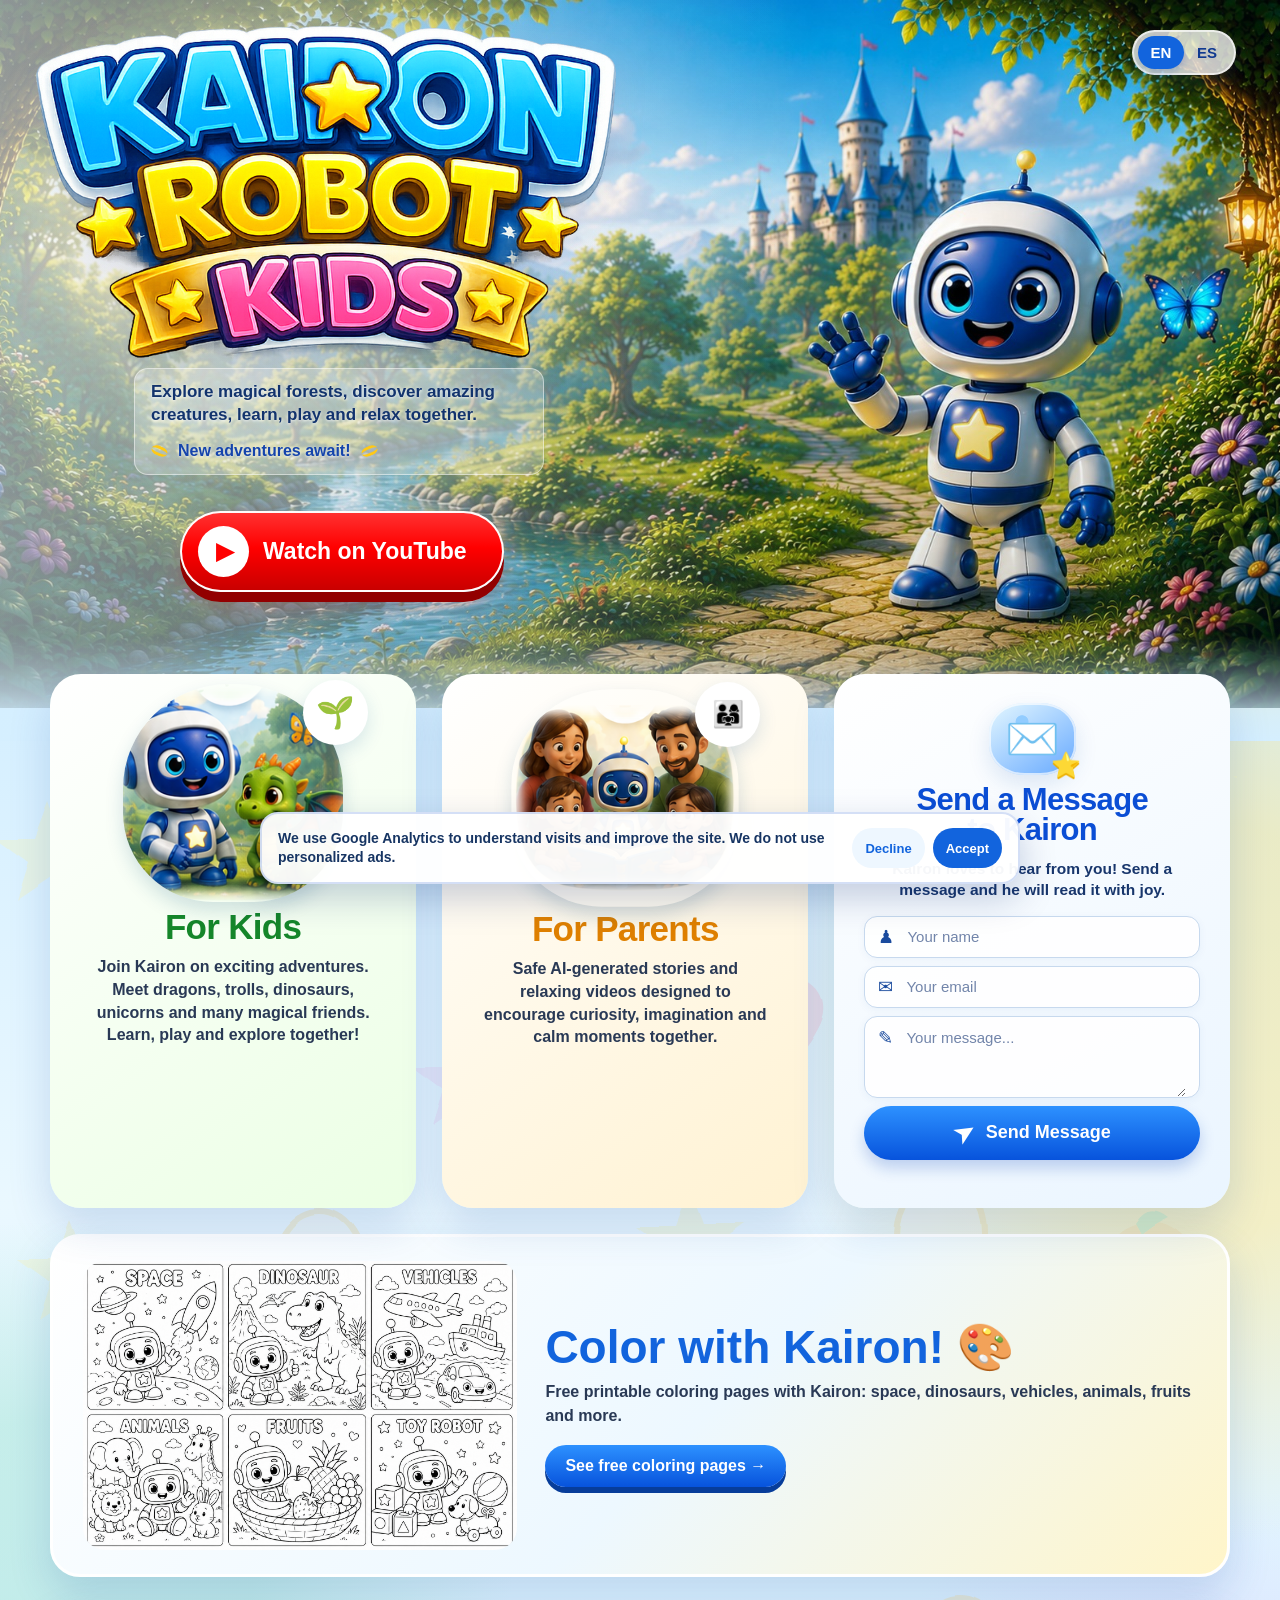
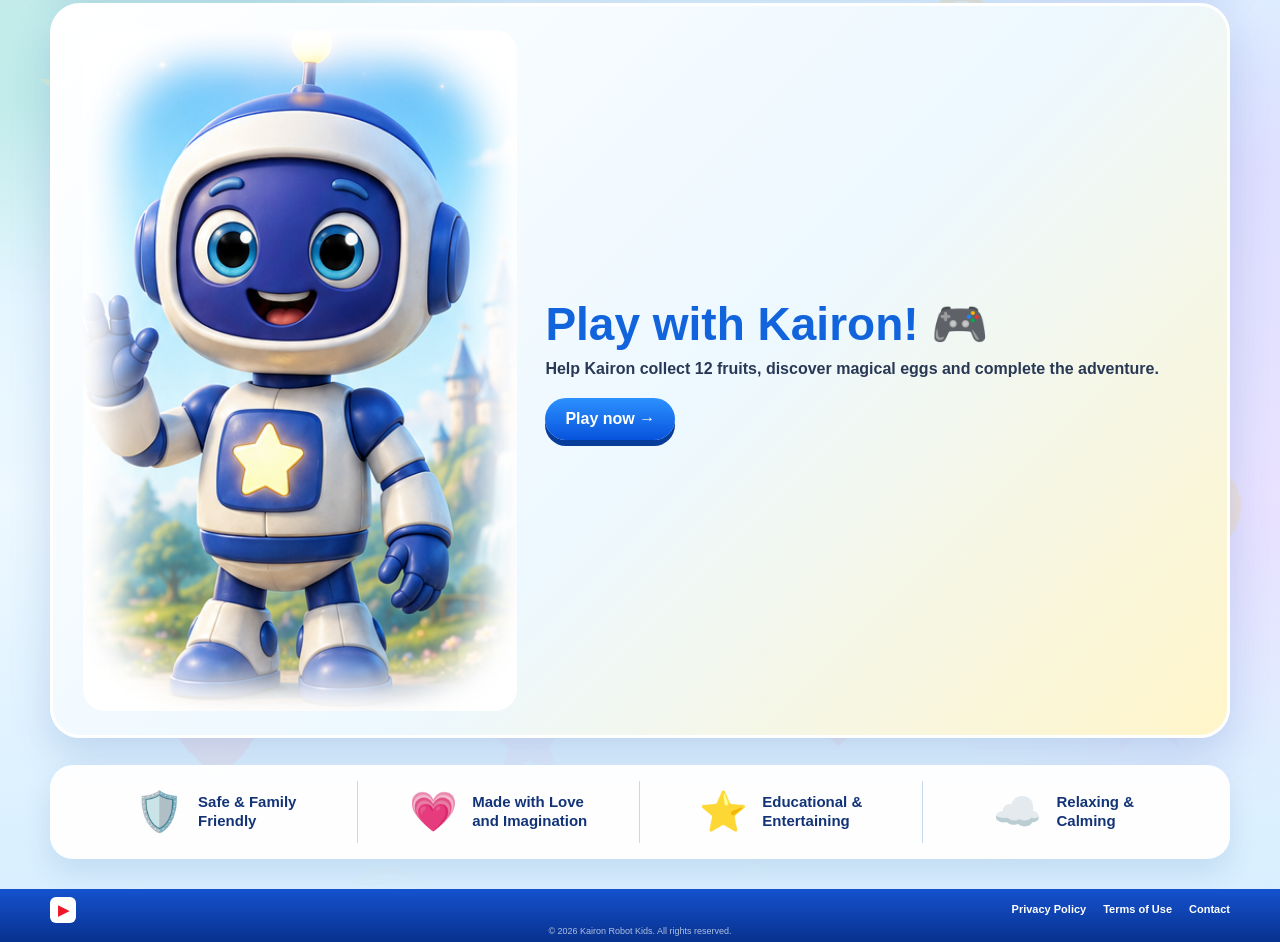
<file: index.html>
<!doctype html>
<html lang="en">
<head>
  <meta charset="utf-8">
  <meta name="viewport" content="width=device-width,initial-scale=1">
  <meta name="theme-color" content="#1b80df">
  <meta name="description" content="Kairon Robot Kids — magical stories, gentle learning and calm adventures.">
  <title>Kairon Robot Kids</title>
  <script src="assets/analytics.js"></script>
  <link rel="stylesheet" href="assets/styles.css">
  <link rel="stylesheet" href="assets/coloring.css">
</head>
<body>
  <a class="skip-link" href="#content">Skip to content</a>

  <section class="hero" aria-label="Welcome to Kairon's magical world">
    <div class="hero-shade" aria-hidden="true"></div>
    <div class="wrap hero-inner">
      <header class="site-header">
        <div aria-hidden="true"></div>
        <div class="language-switch" aria-label="Language">
          <button class="lang active" type="button" data-lang="en" aria-pressed="true">EN</button>
          <button class="lang" type="button" data-lang="es" aria-pressed="false">ES</button>
        </div>
      </header>

      <div class="hero-content">
        <div class="hero-copy">
          <p class="eyebrow"><span>⭐</span> <span data-i18n="welcome">Welcome to the</span> <span>⭐</span></p>
          <h1 data-i18n-html="heroTitle">magical<br>world of<br><strong>Kairon!</strong></h1>
          <p class="hero-description" data-i18n="heroDescription">Explore magical forests, discover amazing creatures, learn, play and relax together.</p>
          <p class="adventure-note"><i></i><span data-i18n="adventure">New adventures await!</span><i></i></p>
          <a class="youtube-button" href="https://www.youtube.com/@KaironRobotKids" target="_blank" rel="noopener">
            <span class="play-icon">▶</span>
            <span data-i18n="watchYoutube">Watch on YouTube</span>
          </a>
        </div>

        <div class="hero-character">
          <img src="assets/kairon-hero.png" alt="Kairon waving in a magical forest">
        </div>
      </div>
    </div>
  </section>

  <main id="content" class="content-section">
    <div class="wrap">
      <section class="cards" aria-label="About Kairon">
        <article class="feature-card kids-card">
          <div class="card-image-frame">
            <img src="assets/kids-card.png" alt="Kairon meeting a friendly green dragon in the forest">
            <span class="floating-icon" aria-hidden="true">🌱</span>
          </div>
          <h2 data-i18n="kidsTitle">For Kids</h2>
          <p data-i18n="kidsText">Join Kairon on exciting adventures. Meet dragons, trolls, dinosaurs, unicorns and many magical friends. Learn, play and explore together!</p>
        </article>

        <article class="feature-card parents-card">
          <div class="card-image-frame">
            <img src="assets/parents-card.png" alt="A family reading with Kairon">
            <span class="floating-icon family" aria-hidden="true">👨‍👩‍👧</span>
          </div>
          <h2 data-i18n="parentsTitle">For Parents</h2>
          <p data-i18n="parentsText">Safe AI-generated stories and relaxing videos designed to encourage curiosity, imagination and calm moments together.</p>
        </article>

        <section class="message-card" id="message" aria-labelledby="message-title">
          <div class="message-icon" aria-hidden="true">✉️<b>⭐</b></div>
          <h2 id="message-title" data-i18n-html="messageTitle">Send a Message<br>to Kairon</h2>
          <p data-i18n="messageText">Kairon loves to hear from you! Send a message and he will read it with joy.</p>

          <form id="contact-form" novalidate>
            <label class="field">
              <span aria-hidden="true">♟</span>
              <input id="contact-name" type="text" autocomplete="name" data-i18n-placeholder="namePlaceholder" placeholder="Your name" aria-label="Your name">
            </label>
            <label class="field">
              <span aria-hidden="true">✉</span>
              <input id="contact-email" type="email" autocomplete="email" data-i18n-placeholder="emailPlaceholder" placeholder="Your email" aria-label="Your email">
            </label>
            <label class="field text-area">
              <span aria-hidden="true">✎</span>
              <textarea id="contact-message" rows="3" data-i18n-placeholder="messagePlaceholder" placeholder="Your message..." aria-label="Your message"></textarea>
            </label>
            <button class="send-button" type="submit"><span aria-hidden="true">➤</span><span data-i18n="send">Send Message</span></button>
            <p class="form-status" id="form-status" aria-live="polite"></p>
          </form>
        </section>
      </section>
<!-- Kairon activities -->

<a class="coloring-home-card" href="coloring.html" aria-label="Free coloring pages with Kairon">
  <div class="coloring-home-art" aria-hidden="true">
    <img src="assets/coloring/coloring-preview.png" alt="">
  </div>

  <div class="coloring-home-copy">
    <h2>Color with Kairon! 🎨</h2>
    <p>Free printable coloring pages with Kairon: space, dinosaurs, vehicles, animals, fruits and more.</p>
    <span class="coloring-home-button">See free coloring pages →</span>
  </div>
</a>

<a class="coloring-home-card"
   href="https://xavirisco-jpg.github.io/kairon-magic-egg-rush/"
   target="_blank"
   rel="noopener"
   aria-label="Play Kairon's Magic Fruit Hunt">

  <div class="coloring-home-art">
    <img src="assets/kairon-hero.png" alt="Kairon">
  </div>

  <div class="coloring-home-copy">
    <h2>Play with Kairon! 🎮</h2>
    <p>Help Kairon collect 12 fruits, discover magical eggs and complete the adventure.</p>
    <span class="coloring-home-button">Play now →</span>
  </div>
</a>
      <section class="values" aria-label="Kairon values">
        <div class="value"><span aria-hidden="true">🛡️</span><p data-i18n-html="value1">Safe &amp; Family<br>Friendly</p></div>
        <div class="value"><span aria-hidden="true">💗</span><p data-i18n-html="value2">Made with Love<br>and Imagination</p></div>
        <div class="value"><span aria-hidden="true">⭐</span><p data-i18n-html="value3">Educational &amp;<br>Entertaining</p></div>
        <div class="value"><span aria-hidden="true">☁️</span><p data-i18n-html="value4">Relaxing &amp;<br>Calming</p></div>
      </section>
    </div>
  </main>

  <footer class="site-footer">
    <div class="footer-stars" aria-hidden="true">✦ · ✦ · ✦ · ✦</div>
    <div class="wrap footer-row">
      <img class="footer-brand" src="assets/footer-logo.png" alt="Kairon Robot Kids">
      <div class="footer-social">
        <strong data-i18n="follow">Follow Kairon!</strong>
        <div>
          <a href="https://www.youtube.com/@KaironRobotKids" target="_blank" rel="noopener" aria-label="Kairon Robot Kids on YouTube">▶</a>
        </div>
      </div>
      <nav class="footer-links" aria-label="Footer">
        <a href="privacy.html" data-i18n="privacy">Privacy Policy</a>
        <a href="terms.html" data-i18n="terms">Terms of Use</a>
        <a href="#message" data-i18n="contact">Contact</a>
      </nav>
    </div>
    <p class="copyright">© <span id="year">2026</span> Kairon Robot Kids. <span data-i18n="rights">All rights reserved.</span></p>
  </footer>

  <script src="assets/script.js"></script>
</body>
</html>
</file>
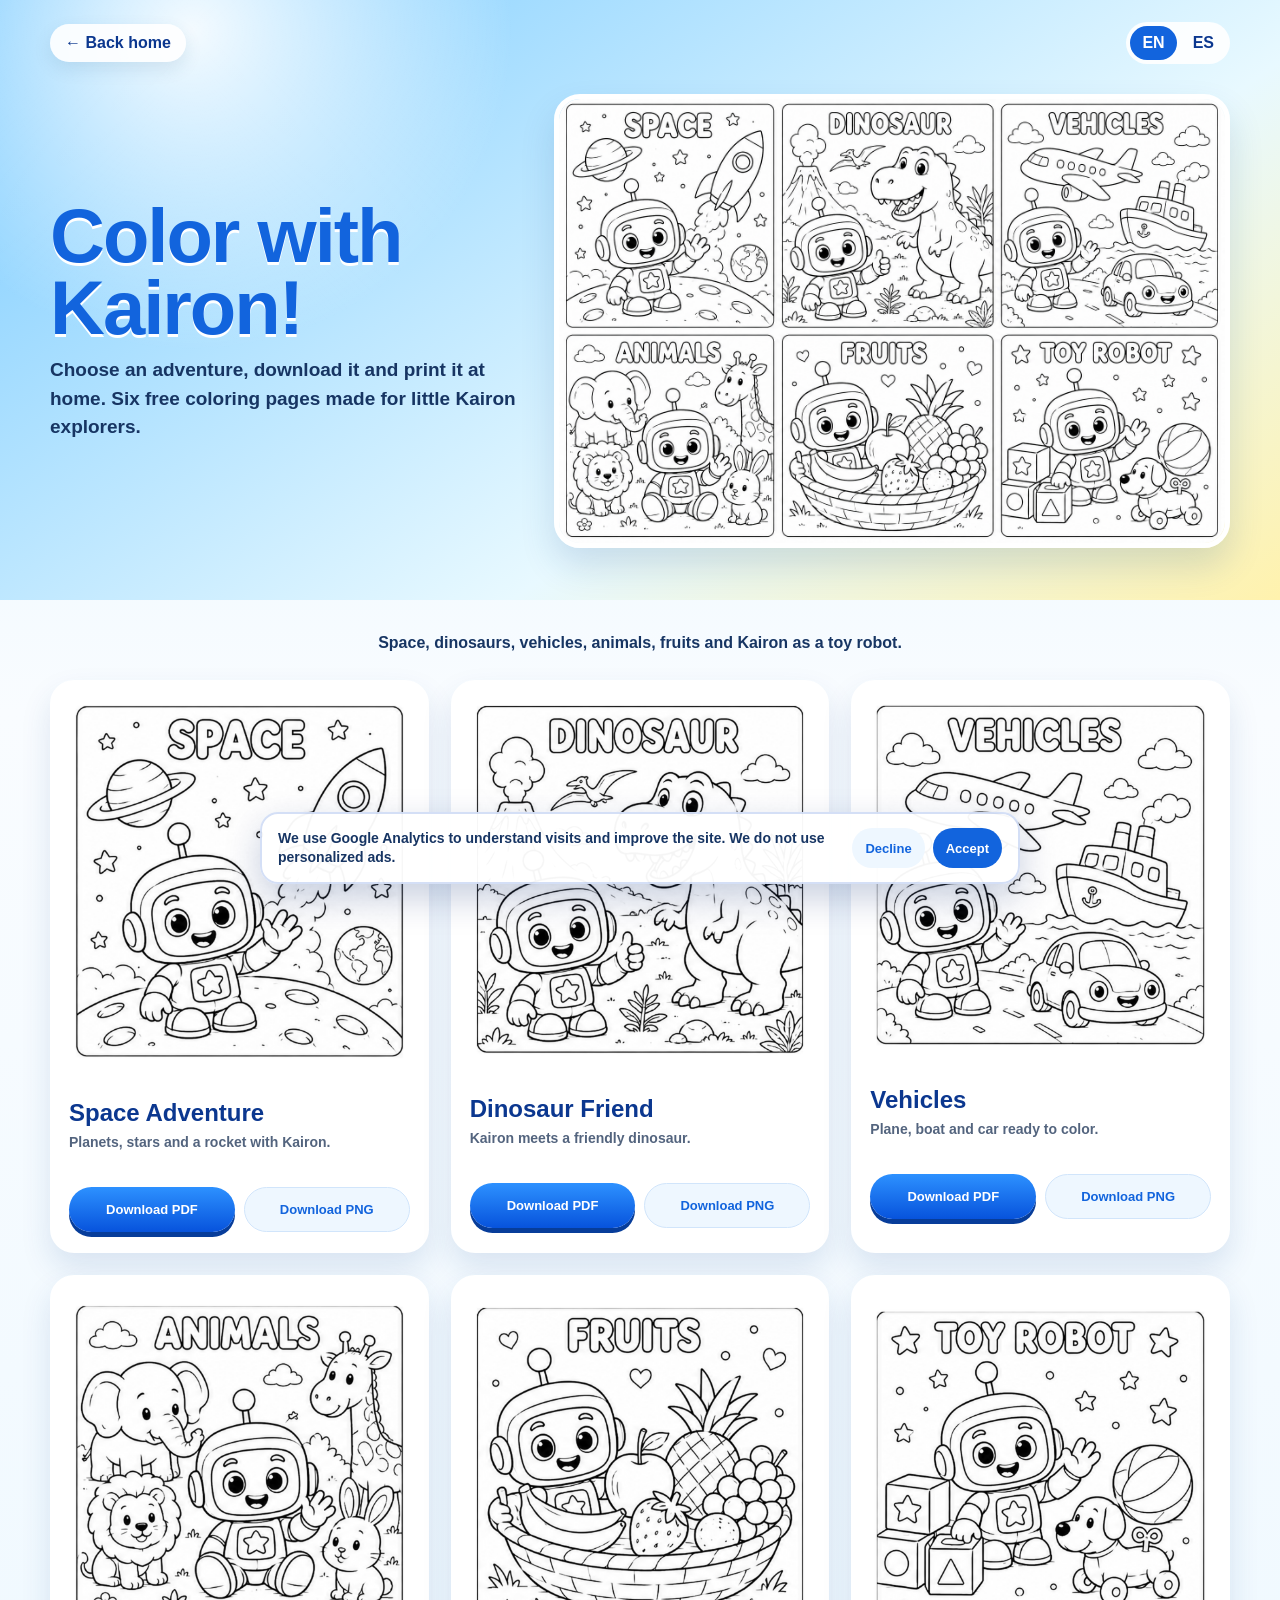
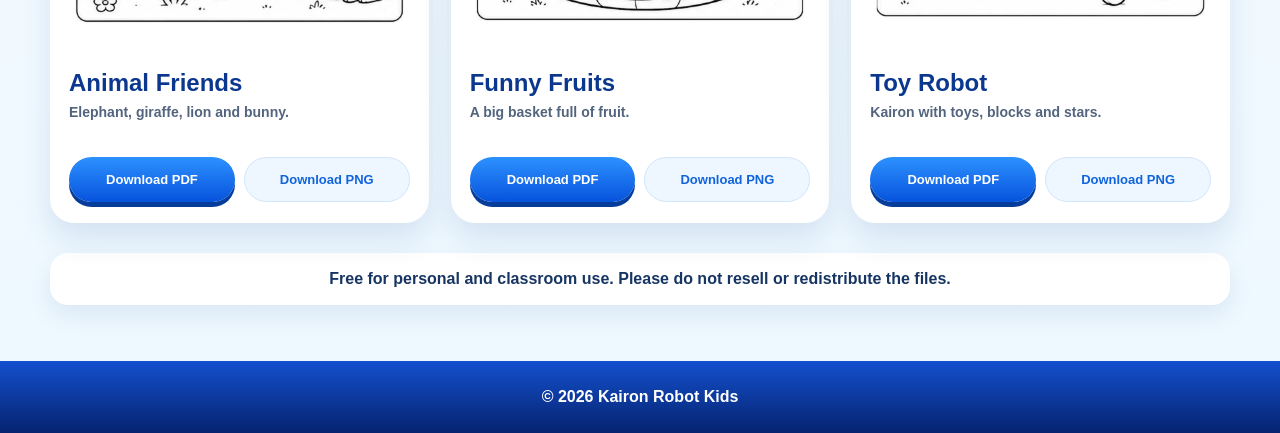
<file: coloring.html>
<!doctype html>
<html lang="en">
<head>
<meta charset="utf-8"><meta name="viewport" content="width=device-width,initial-scale=1"><meta name="theme-color" content="#1264dd">
<meta name="description" content="Free printable Kairon Robot Kids coloring pages: space, dinosaurs, vehicles, animals, fruits and toy robot adventures.">
<title>Free Coloring Pages | Kairon Robot Kids</title>
<script src="assets/analytics.js"></script>
<link rel="stylesheet" href="assets/coloring.css">
</head>
<body>
<header class="top"><div class="wrap"><nav class="nav" aria-label="Coloring pages navigation"><a class="back" href="index.html">← <span data-en="Back home" data-es="Volver al inicio">Back home</span></a><div class="langs"><button class="active" type="button" data-language="en" aria-pressed="true">EN</button><button type="button" data-language="es" aria-pressed="false">ES</button></div></nav><div class="hero"><div><h1 data-en="Color with Kairon!" data-es="¡Colorea con Kairon!">Color with Kairon!</h1><p data-en="Choose an adventure, download it and print it at home. Six free coloring pages made for little Kairon explorers." data-es="Elige una aventura, descárgala e imprímela en casa. Seis dibujos gratuitos para los pequeños exploradores de Kairon.">Choose an adventure, download it and print it at home. Six free coloring pages made for little Kairon explorers.</p></div><img src="assets/coloring/coloring-preview.png" alt="Kairon Robot Kids coloring page collection"></div></div></header>
<main><div class="wrap"><p class="intro" data-en="Space, dinosaurs, vehicles, animals, fruits and Kairon as a toy robot." data-es="Espacio, dinosaurios, vehículos, animales, frutas y Kairon como robot de juguete.">Space, dinosaurs, vehicles, animals, fruits and Kairon as a toy robot.</p><section class="grid" aria-label="Printable Kairon coloring pages"><article class="card"><div class="preview"><img src="assets/coloring/space.png" alt="Space Adventure Kairon coloring page"></div><div class="body"><h2 data-en="Space Adventure" data-es="Aventura espacial">Space Adventure</h2><p data-en="Planets, stars and a rocket with Kairon." data-es="Planetas, estrellas y un cohete con Kairon.">Planets, stars and a rocket with Kairon.</p><div class="actions"><a class="btn" href="assets/coloring/space.pdf" download data-en="Download PDF" data-es="Descargar PDF">Download PDF</a><a class="btn alt" href="assets/coloring/space.png" download data-en="Download PNG" data-es="Descargar PNG">Download PNG</a></div></div></article><article class="card"><div class="preview"><img src="assets/coloring/dinosaur.png" alt="Dinosaur Friend Kairon coloring page"></div><div class="body"><h2 data-en="Dinosaur Friend" data-es="Amigo dinosaurio">Dinosaur Friend</h2><p data-en="Kairon meets a friendly dinosaur." data-es="Kairon conoce a un dinosaurio simpático.">Kairon meets a friendly dinosaur.</p><div class="actions"><a class="btn" href="assets/coloring/dinosaur.pdf" download data-en="Download PDF" data-es="Descargar PDF">Download PDF</a><a class="btn alt" href="assets/coloring/dinosaur.png" download data-en="Download PNG" data-es="Descargar PNG">Download PNG</a></div></div></article><article class="card"><div class="preview"><img src="assets/coloring/vehicles.png" alt="Vehicles Kairon coloring page"></div><div class="body"><h2 data-en="Vehicles" data-es="Vehículos">Vehicles</h2><p data-en="Plane, boat and car ready to color." data-es="Avión, barco y coche listos para colorear.">Plane, boat and car ready to color.</p><div class="actions"><a class="btn" href="assets/coloring/vehicles.pdf" download data-en="Download PDF" data-es="Descargar PDF">Download PDF</a><a class="btn alt" href="assets/coloring/vehicles.png" download data-en="Download PNG" data-es="Descargar PNG">Download PNG</a></div></div></article><article class="card"><div class="preview"><img src="assets/coloring/animals.png" alt="Animal Friends Kairon coloring page"></div><div class="body"><h2 data-en="Animal Friends" data-es="Amigos animales">Animal Friends</h2><p data-en="Elephant, giraffe, lion and bunny." data-es="Elefante, jirafa, león y conejito.">Elephant, giraffe, lion and bunny.</p><div class="actions"><a class="btn" href="assets/coloring/animals.pdf" download data-en="Download PDF" data-es="Descargar PDF">Download PDF</a><a class="btn alt" href="assets/coloring/animals.png" download data-en="Download PNG" data-es="Descargar PNG">Download PNG</a></div></div></article><article class="card"><div class="preview"><img src="assets/coloring/fruits.png" alt="Funny Fruits Kairon coloring page"></div><div class="body"><h2 data-en="Funny Fruits" data-es="Frutas divertidas">Funny Fruits</h2><p data-en="A big basket full of fruit." data-es="Una cesta grande llena de fruta.">A big basket full of fruit.</p><div class="actions"><a class="btn" href="assets/coloring/fruits.pdf" download data-en="Download PDF" data-es="Descargar PDF">Download PDF</a><a class="btn alt" href="assets/coloring/fruits.png" download data-en="Download PNG" data-es="Descargar PNG">Download PNG</a></div></div></article><article class="card"><div class="preview"><img src="assets/coloring/toy-robot.png" alt="Toy Robot Kairon coloring page"></div><div class="body"><h2 data-en="Toy Robot" data-es="Robot de juguete">Toy Robot</h2><p data-en="Kairon with toys, blocks and stars." data-es="Kairon con juguetes, bloques y estrellas.">Kairon with toys, blocks and stars.</p><div class="actions"><a class="btn" href="assets/coloring/toy-robot.pdf" download data-en="Download PDF" data-es="Descargar PDF">Download PDF</a><a class="btn alt" href="assets/coloring/toy-robot.png" download data-en="Download PNG" data-es="Descargar PNG">Download PNG</a></div></div></article></section><p class="note" data-en="Free for personal and classroom use. Please do not resell or redistribute the files." data-es="Gratis para uso personal y educativo. No revendas ni redistribuyas los archivos.">Free for personal and classroom use. Please do not resell or redistribute the files.</p></div></main>
<footer class="footer">© <span id="year">2026</span> Kairon Robot Kids</footer>
<script>(()=>{const b=document.querySelectorAll('[data-language]');function set(l){document.documentElement.lang=l;localStorage.setItem('kairon-language',l);document.querySelectorAll('[data-en][data-es]').forEach(e=>e.textContent=e.dataset[l]);b.forEach(x=>{const a=x.dataset.language===l;x.classList.toggle('active',a);x.setAttribute('aria-pressed',String(a))})}b.forEach(x=>x.addEventListener('click',()=>set(x.dataset.language)));set(localStorage.getItem('kairon-language')==='es'?'es':'en');document.getElementById('year').textContent=new Date().getFullYear()})();</script>
</body></html>
</file>
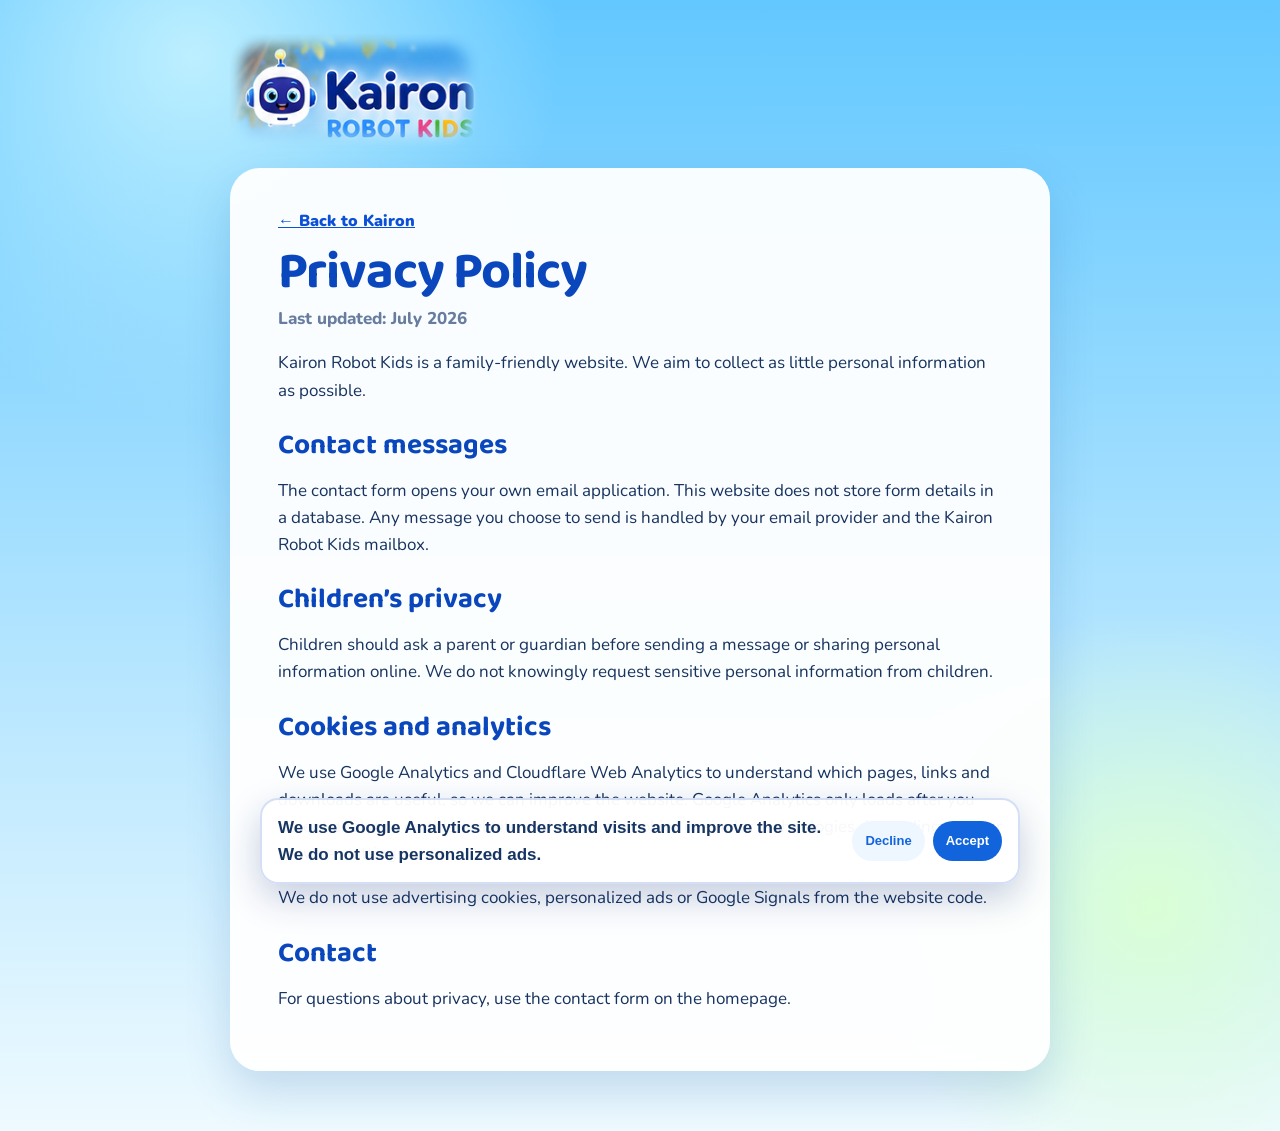
<file: privacy.html>
<!doctype html>
<html lang="en">
<head>
  <meta charset="utf-8" />
  <meta name="viewport" content="width=device-width, initial-scale=1" />
  <title>Privacy Policy — Kairon Robot Kids</title>
  <script src="assets/analytics.js"></script>
  <link rel="preconnect" href="https://fonts.googleapis.com" />
  <link rel="preconnect" href="https://fonts.gstatic.com" crossorigin />
  <link href="https://fonts.googleapis.com/css2?family=Baloo+2:wght@600;700;800&family=Nunito:wght@400;600;700;800&display=swap" rel="stylesheet" />
  <link rel="stylesheet" href="assets/legal.css" />
</head>
<body>
  <main class="legal-wrap">
    <a class="brand" href="index.html"><img src="assets/kairon-logo.png" alt="Kairon Robot Kids" /></a>
    <article class="legal-card">
      <a class="back" href="index.html">← Back to Kairon</a>
      <h1>Privacy Policy</h1>
      <p class="updated">Last updated: July 2026</p>
      <p>Kairon Robot Kids is a family-friendly website. We aim to collect as little personal information as possible.</p>
      <h2>Contact messages</h2>
      <p>The contact form opens your own email application. This website does not store form details in a database. Any message you choose to send is handled by your email provider and the Kairon Robot Kids mailbox.</p>
      <h2>Children’s privacy</h2>
      <p>Children should ask a parent or guardian before sending a message or sharing personal information online. We do not knowingly request sensitive personal information from children.</p>
      <h2>Cookies and analytics</h2>
      <p>We use Google Analytics and Cloudflare Web Analytics to understand which pages, links and downloads are useful, so we can improve the website. Google Analytics only loads after you accept analytics on this website and may use cookies or similar technologies depending on your browser settings.</p>
      <p>We do not use advertising cookies, personalized ads or Google Signals from the website code.</p>
      <h2>Contact</h2>
      <p>For questions about privacy, use the contact form on the homepage.</p>
    </article>
  </main>
</body>
</html>
</file>
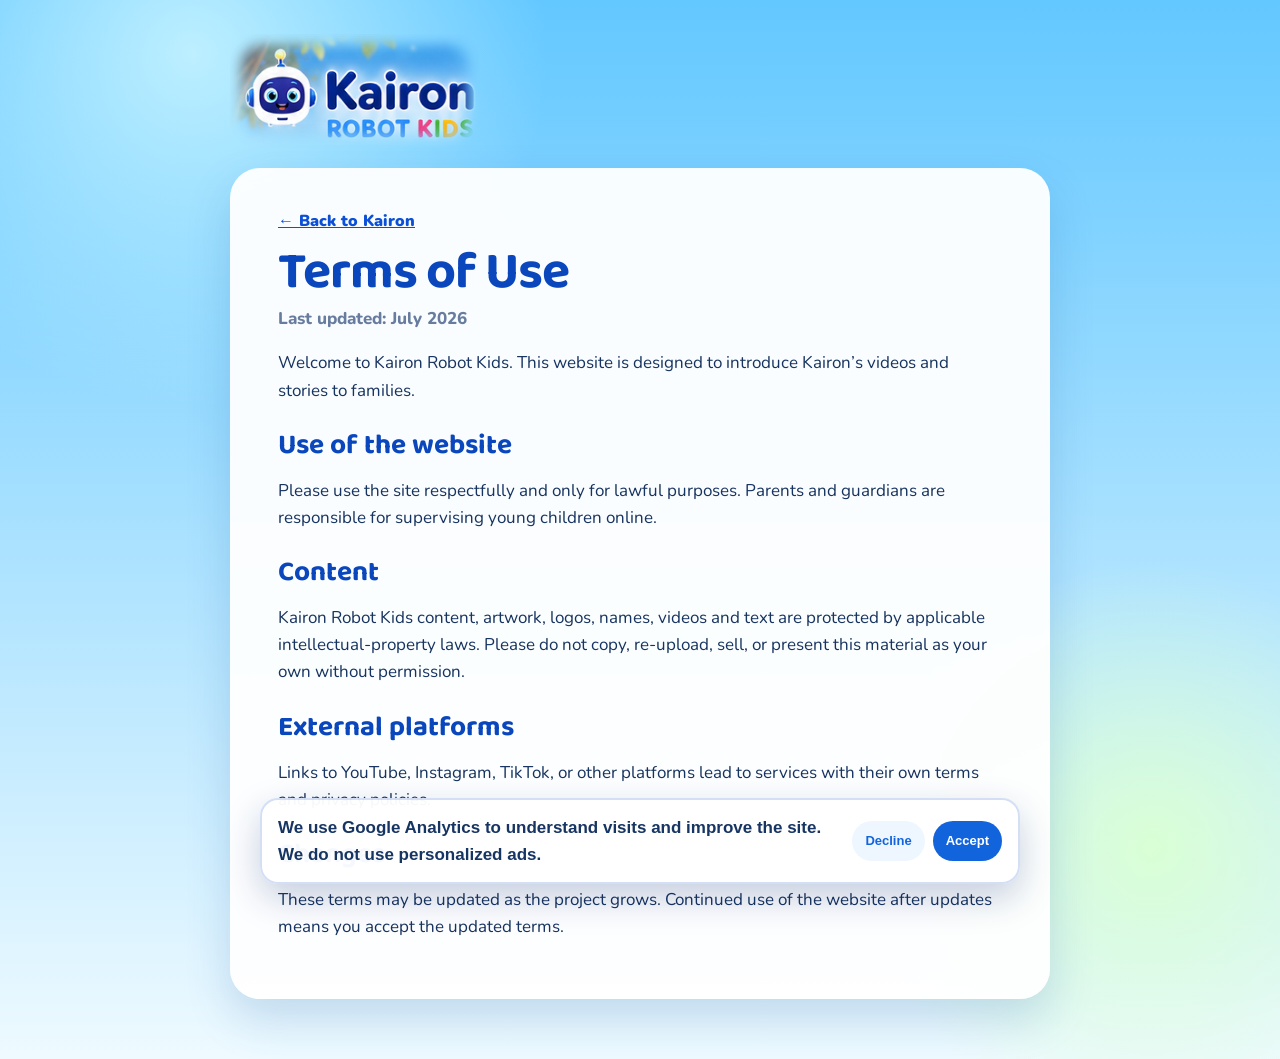
<file: terms.html>
<!doctype html>
<html lang="en">
<head>
  <meta charset="utf-8" />
  <meta name="viewport" content="width=device-width, initial-scale=1" />
  <title>Terms of Use — Kairon Robot Kids</title>
  <script src="assets/analytics.js"></script>
  <link rel="preconnect" href="https://fonts.googleapis.com" />
  <link rel="preconnect" href="https://fonts.gstatic.com" crossorigin />
  <link href="https://fonts.googleapis.com/css2?family=Baloo+2:wght@600;700;800&family=Nunito:wght@400;600;700;800&display=swap" rel="stylesheet" />
  <link rel="stylesheet" href="assets/legal.css" />
</head>
<body>
  <main class="legal-wrap">
    <a class="brand" href="index.html"><img src="assets/kairon-logo.png" alt="Kairon Robot Kids" /></a>
    <article class="legal-card">
      <a class="back" href="index.html">← Back to Kairon</a>
      <h1>Terms of Use</h1>
      <p class="updated">Last updated: July 2026</p>
      <p>Welcome to Kairon Robot Kids. This website is designed to introduce Kairon’s videos and stories to families.</p>
      <h2>Use of the website</h2>
      <p>Please use the site respectfully and only for lawful purposes. Parents and guardians are responsible for supervising young children online.</p>
      <h2>Content</h2>
      <p>Kairon Robot Kids content, artwork, logos, names, videos and text are protected by applicable intellectual-property laws. Please do not copy, re-upload, sell, or present this material as your own without permission.</p>
      <h2>External platforms</h2>
      <p>Links to YouTube, Instagram, TikTok, or other platforms lead to services with their own terms and privacy policies.</p>
      <h2>Changes</h2>
      <p>These terms may be updated as the project grows. Continued use of the website after updates means you accept the updated terms.</p>
    </article>
  </main>
</body>
</html>
</file>
<file: assets/styles.css>
:root{ --blue:#1462df; --blue-deep:#0c3694; --blue-text:#103990; --ink:#183466; --green:#238b2e; --orange:#e88000; --shadow:0 18px 42px rgba(33,85,166,.18); } *{box-sizing:border-box} html{scroll-behavior:smooth} body{ min-width:320px; margin:0; overflow-x:hidden; color:var(--ink); background:#e8f6ff; font-family:"Trebuchet MS","Arial Rounded MT Bold",Arial,sans-serif; } button,input,textarea{font:inherit} a{color:inherit;text-decoration:none} .wrap{width:min(1440px,calc(100% - 88px));margin:0 auto} .skip-link{position:absolute;top:8px;left:-999px;z-index:999;padding:12px 16px;color:#fff;background:#111;border-radius:8px} .skip-link:focus{left:8px} .hero{ position:relative; min-height:735px; overflow:hidden; isolation:isolate; background: linear-gradient(90deg,rgba(228,251,255,.19) 0%,rgba(255,255,255,.02) 50%,rgba(5,65,94,.07) 100%), url("hero-forest.jpg") center center/cover no-repeat; } .hero::before{ content:""; position:absolute; z-index:-1; inset:0; pointer-events:none; background: radial-gradient(circle at 23% 30%,rgba(255,255,255,.49),transparent 26%), linear-gradient(90deg,rgba(236,252,255,.35) 0%,rgba(238,252,255,.16) 35%,transparent 63%); } .hero-shade{ position:absolute; z-index:-1; inset:0; pointer-events:none; background: radial-gradient(circle at 48% 24%,rgba(255,255,255,.15),transparent 29%), linear-gradient(180deg,rgba(3,54,71,.06),transparent 35%,rgba(2,56,85,.16)); } .site-header{ position:relative; z-index:3; display:flex; justify-content:space-between; padding-top:30px; } .language-switch{ display:inline-flex; margin-top:4px; padding:4px; border:2px solid rgba(255,255,255,.66); border-radius:999px; background:rgba(255,255,255,.76); box-shadow:0 8px 18px rgba(5,57,112,.2); } .lang{ min-width:46px; padding:8px 11px; border:0; border-radius:999px; cursor:pointer; color:var(--blue-text); background:transparent; font-size:15px; font-weight:900; } .lang.active{ color:#fff; background:var(--blue); box-shadow:0 4px 9px rgba(16,66,184,.28); } .hero-content{ position:relative; z-index:1; display:grid; grid-template-columns:48% 52%; min-height:662px; } .hero-copy{ align-self:center; padding:0 0 95px 73px; transform:translateY(-28px); } .eyebrow{ margin:0 0 -5px; color:var(--blue-deep); font-size:31px; line-height:1; font-weight:900; letter-spacing:-.8px; } .eyebrow span:first-child,.eyebrow span:last-child{ display:inline-block; color:#ffd431; font-size:.83em; filter:drop-shadow(0 2px 0 #e8a900); } h1{ max-width:510px; margin:0; color:#204ce0; font-family:"Arial Rounded MT Bold","Trebuchet MS",Arial,sans-serif; font-size:clamp(67px,6vw,88px); line-height:.79; letter-spacing:-3px; text-shadow:0 3px 0 #1136bf,0 7px 16px rgba(9,68,194,.18); } h1 strong{color:#0751da;font-size:1.11em} .hero-description{ max-width:355px; margin:28px 0 8px 39px; color:#12336d; font-size:19px; line-height:1.42; font-weight:800; text-shadow:0 1px 5px rgba(255,255,255,.75); } .adventure-note{ display:flex; align-items:center; gap:10px; margin:0 0 25px 33px; color:#1544ac; font-size:17px; font-weight:900; text-shadow:0 1px 5px rgba(255,255,255,.75); } .adventure-note i{ display:block; width:17px; height:10px; border-top:3px solid #ffc916; border-bottom:3px solid #ffc916; border-radius:50%; transform:rotate(23deg); } .adventure-note i:last-child{transform:rotate(-23deg)} .youtube-button{ display:inline-flex; align-items:center; gap:13px; min-width:294px; padding:12px 25px 12px 15px; border:2px solid rgba(255,255,255,.97); border-radius:999px; color:#fff; background:linear-gradient(180deg,#287eff,#0754da); box-shadow:0 10px 0 #0742a5,0 14px 22px rgba(7,53,143,.18); font-size:21px; font-weight:900; transition:transform .18s ease,box-shadow .18s ease; } .youtube-button:hover,.youtube-button:focus-visible{ transform:translateY(-2px); box-shadow:0 12px 0 #0742a5,0 16px 24px rgba(7,53,143,.2); } .play-icon{ display:grid; width:46px; height:46px; place-items:center; border-radius:50%; color:#1560df; background:#fff; font-size:21px; padding-left:3px; } .hero-character{position:relative;min-height:662px;overflow:visible} .hero-character img{ position:absolute; right:4%; bottom:-14px; display:block; width:auto; height:clamp(565px,42vw,665px); filter:drop-shadow(0 23px 20px rgba(3,61,151,.26)); } .content-section{ position:relative; z-index:4; margin-top:-44px; padding:0 0 30px; background:linear-gradient(180deg,rgba(235,249,255,.18) 0,#eef9ff 36%,#e2f2ff 100%); } .cards{display:grid;grid-template-columns:1fr 1fr 1.08fr;gap:26px;align-items:stretch} .feature-card,.message-card{ position:relative; min-height:450px; overflow:hidden; border-radius:31px; box-shadow:var(--shadow); } .feature-card{padding:24px 28px 26px;text-align:center} .kids-card{background:linear-gradient(145deg,#fff,#ebffe4)} .parents-card{background:linear-gradient(145deg,#fff,#fff2d2)} .card-image-frame{ position:relative; display:grid; height:218px; margin:-14px -10px 8px; place-items:center; overflow:visible; } .card-image-frame img{ width:220px; height:218px; object-fit:cover; border-radius:48% 48% 41% 41%; box-shadow:0 9px 18px rgba(15,85,125,.17); } .floating-icon{ position:absolute; top:-4px; right:max(0px,calc(50% - 135px)); display:grid; width:65px; height:65px; place-items:center; border-radius:50%; background:#fff; box-shadow:0 7px 18px rgba(29,92,160,.15); font-size:31px; } .family{font-size:26px} .feature-card h2,.message-card h2{ margin:0 0 12px; font-family:"Arial Rounded MT Bold","Trebuchet MS",Arial,sans-serif; font-size:35px; line-height:.98; letter-spacing:-.7px; } .kids-card h2{color:#15862a} .parents-card h2{color:#df8000} .feature-card p{ max-width:284px; margin:0 auto; color:#293955; font-size:16px; line-height:1.42; font-weight:800; } .message-card{ padding:29px 30px 23px; text-align:center; background:linear-gradient(150deg,#fff,#eaf5ff); } .message-icon{ position:relative; display:inline-grid; width:87px; height:72px; margin-bottom:10px; place-items:center; border-radius:41%; background:radial-gradient(circle at 38% 26%,#92ccff 0 8%,transparent 9%),linear-gradient(145deg,#e5f8ff,#65a8ff); box-shadow:inset 0 0 0 2px rgba(255,255,255,.66),0 9px 22px rgba(15,80,173,.13); font-size:44px; } .message-icon b{ position:absolute; right:-5px; bottom:-4px; font-size:24px; filter:drop-shadow(0 2px 0 #ecae00); } .message-card h2{color:#0b4ed5;font-size:31px} .message-card>p{ max-width:330px; margin:0 auto 15px; color:#18366c; font-size:15.5px; line-height:1.38; font-weight:800; } #contact-form{display:grid;gap:8px} .field{ display:flex; align-items:center; gap:11px; min-height:42px; padding:0 13px; border:1px solid #c7d9ee; border-radius:13px; background:rgba(255,255,255,.9); box-shadow:0 2px 8px rgba(20,70,152,.05); text-align:left; } .field>span{color:#1a4b9e;font-size:18px} .field input,.field textarea{ width:100%; border:0; outline:0; resize:vertical; background:transparent; color:#153265; font-size:15px; } .field input::placeholder,.field textarea::placeholder{color:#7285aa;opacity:1} .text-area{align-items:flex-start;padding-top:10px} .text-area textarea{min-height:70px} .send-button{ display:inline-flex; align-items:center; justify-content:center; gap:12px; min-height:54px; border:0; border-radius:999px; cursor:pointer; color:#fff; background:linear-gradient(180deg,#2d91ff,#0753dc); box-shadow:0 8px 15px rgba(11,68,186,.23); font-size:18px; font-weight:900; transition:transform .18s ease,box-shadow .18s ease; } .send-button:hover,.send-button:focus-visible{transform:translateY(-2px);box-shadow:0 11px 18px rgba(11,68,186,.26)} .send-button span:first-child{transform:rotate(-32deg);font-size:24px} .form-status{min-height:17px;margin:0;color:#285d9b;font-size:13px;font-weight:800} .values{ display:grid; grid-template-columns:repeat(4,1fr); margin-top:27px; padding:16px 25px; border-radius:23px; background:rgba(255,255,255,.96); box-shadow:0 13px 29px rgba(26,75,142,.12); } .value{ display:flex; align-items:center; justify-content:center; gap:14px; min-height:62px; padding:6px 18px; border-right:1px solid #c7d9ee; } .value:last-child{border-right:0} .value>span{font-size:39px} .value p{margin:0;color:#123477;font-size:15px;line-height:1.22;font-weight:900} .site-footer{ position:relative; overflow:hidden; padding:38px 0 21px; color:#fff; background:radial-gradient(circle at 15% 0%,#367ce9 0,transparent 18%),radial-gradient(circle at 87% 10%,#1d69da 0,transparent 17%),linear-gradient(180deg,#1450ce,#042276); } .site-footer::before{ content:""; position:absolute; left:-26px; bottom:-41px; width:148px; height:130px; border-radius:50%; background:radial-gradient(circle at 60% 20%,#9ed742 0 9%,transparent 10%),radial-gradient(circle at 26% 47%,#68ac36 0 15%,transparent 16%),#0f5a9b; opacity:.92; } .footer-stars{position:absolute;top:10px;left:10%;color:#fff9a5;letter-spacing:12px;opacity:.75} .footer-row{ position:relative; display:grid; grid-template-columns:1.2fr .72fr 1.45fr; gap:34px; align-items:center; } .footer-brand{width:273px} .footer-brand img{display:block;width:100%} .footer-social{padding-left:28px;border-left:1px solid rgba(255,255,255,.26)} .footer-social strong{display:block;margin-bottom:9px;font-size:17px} .footer-social div{display:flex;gap:13px} .footer-social a{ display:grid; width:33px; height:33px; place-items:center; border-radius:8px; color:#ef1727; background:#fff; font-size:19px; font-weight:900; } .footer-links{ display:flex; align-items:center; justify-content:flex-end; gap:21px; font-size:14px; font-weight:800; } .footer-links a{white-space:nowrap} .footer-links a:hover,.footer-links a:focus-visible{text-decoration:underline} .copyright{position:relative;margin:23px 0 0;color:rgba(255,255,255,.84);text-align:center;font-size:14px} @media(max-width:1180px){ .wrap{width:min(1100px,calc(100% - 58px))} .hero-copy{padding-left:37px} .hero-character img{right:-2%} .feature-card{padding-right:18px;padding-left:18px} .message-card{padding-right:22px;padding-left:22px} .feature-card p{font-size:15px} .value{gap:8px;padding-right:10px;padding-left:10px} .value p{font-size:13px} } @media(max-width:850px){ .wrap{width:min(720px,calc(100% - 38px))} .hero{min-height:auto;padding-bottom:0;background-position:55% center} .site-header{padding-top:19px} .hero-content{grid-template-columns:1fr;min-height:0} .hero-copy{z-index:1;padding:22px 12px 0;text-align:center;transform:none} .eyebrow{font-size:26px} h1{margin:0 auto;font-size:clamp(61px,15vw,86px)} .hero-description{margin:21px auto 10px;font-size:18px} .adventure-note{justify-content:center;margin:0 0 23px} .youtube-button{margin:0 auto} .hero-character{min-height:548px;margin-top:-18px} .hero-character img{right:50%;bottom:-12px;height:545px;transform:translateX(50%)} .content-section{margin-top:0;padding-top:20px} .cards{grid-template-columns:1fr;gap:18px} .feature-card,.message-card{min-height:auto} .feature-card{padding:24px 24px 27px} .card-image-frame{height:226px} .feature-card p{max-width:360px} .message-card{padding:27px 23px 25px} .values{grid-template-columns:1fr 1fr;gap:4px 0;padding:13px 9px} .value:nth-child(2){border-right:0} .value:nth-child(-n+2){border-bottom:1px solid #c7d9ee} .value{min-height:72px} .value p{font-size:13px} .footer-row{grid-template-columns:1fr;justify-items:center;gap:19px;text-align:center} .footer-brand{width:254px} .footer-social{padding:0;border-left:0} .footer-social div{justify-content:center} .footer-links{flex-wrap:wrap;justify-content:center;gap:12px 17px} } @media(max-width:430px){ .wrap{width:calc(100% - 28px)} .language-switch{transform:scale(.94);transform-origin:right top} .eyebrow{font-size:22px} h1{font-size:56px;letter-spacing:-2px} .youtube-button{min-width:272px;font-size:19px} .hero-character{min-height:445px} .hero-character img{height:456px} .message-card h2{font-size:30px} .values{margin-top:18px} .value{gap:5px;padding:5px 3px} .value>span{font-size:28px} .value p{font-size:12px} }

/* =========================================================
   Kairon Robot Kids — FINAL LETTERS PATCH
   Upload this file as: assets/styles.css
   It keeps the current layout and only polishes the hero letters.
   ========================================================= */

.eyebrow {
  display: inline-flex !important;
  align-items: center !important;
  gap: 10px !important;
  margin-bottom: 4px !important;
  padding: 7px 17px !important;
  border: 2px solid rgba(255, 255, 255, 0.62) !important;
  border-radius: 999px !important;
  color: #1246a8 !important;
  background: rgba(255, 255, 255, 0.44) !important;
  box-shadow:
    0 10px 24px rgba(2, 70, 160, 0.12),
    inset 0 0 18px rgba(255, 255, 255, 0.72) !important;
  backdrop-filter: blur(5px) !important;
  font-size: clamp(22px, 2.25vw, 31px) !important;
  line-height: 1 !important;
  letter-spacing: -0.4px !important;
  text-shadow:
    0 2px 0 rgba(255, 255, 255, 0.86),
    0 6px 14px rgba(31, 91, 165, 0.18) !important;
}

.eyebrow span:first-child,
.eyebrow span:last-child,
.spark {
  display: inline-block !important;
  color: #ffd431 !important;
  font-size: 0.86em !important;
  filter:
    drop-shadow(0 2px 0 #e4a900)
    drop-shadow(0 0 8px rgba(255, 238, 138, 0.9)) !important;
}

.eyebrow span:first-child {
  transform: translateY(-2px) rotate(-7deg) !important;
}

.eyebrow span:last-child {
  transform: translateY(-2px) rotate(7deg) !important;
}

h1,
.hero-title {
  position: relative !important;
  max-width: 570px !important;
  margin: 0 !important;
  color: #1764e8 !important;
  font-family: "Arial Rounded MT Bold", "Trebuchet MS", Arial, sans-serif !important;
  font-size: clamp(66px, 5.9vw, 92px) !important;
  line-height: 0.84 !important;
  letter-spacing: -2.8px !important;
  -webkit-text-stroke: 1.7px rgba(255, 255, 255, 0.9) !important;
  paint-order: stroke fill !important;
  text-shadow:
    0 3px 0 rgba(255, 255, 255, 0.88),
    0 7px 0 rgba(255, 210, 57, 0.64),
    0 12px 24px rgba(8, 55, 150, 0.22),
    0 0 18px rgba(255, 255, 255, 0.9) !important;
}

h1 strong,
.hero-title strong {
  color: #0751da !important;
  font-size: 1.12em !important;
  letter-spacing: -3.2px !important;
  text-shadow:
    0 3px 0 rgba(255, 255, 255, 0.92),
    0 7px 0 rgba(255, 205, 42, 0.74),
    0 13px 26px rgba(5, 54, 150, 0.26),
    0 0 22px rgba(255, 245, 176, 0.95) !important;
}

h1::after,
.hero-title::after {
  content: "✦" !important;
  position: absolute !important;
  top: -20px !important;
  right: 40px !important;
  left: auto !important;
  width: auto !important;
  height: auto !important;
  color: #ffe36e !important;
  background: none !important;
  opacity: 1 !important;
  font-size: 34px !important;
  text-shadow:
    0 2px 0 #d39b00,
    0 0 16px rgba(255, 237, 122, 0.95) !important;
  transform: rotate(12deg) !important;
  pointer-events: none !important;
}

.hero-description {
  max-width: 395px !important;
  margin-top: 30px !important;
  color: #12336d !important;
  font-size: 20px !important;
  line-height: 1.42 !important;
  font-weight: 900 !important;
  border-radius: 22px !important;
  background: rgba(255, 255, 255, 0.32) !important;
  box-shadow: inset 0 0 20px rgba(255, 255, 255, 0.38) !important;
  backdrop-filter: blur(4px) !important;
  text-shadow:
    0 2px 0 rgba(255, 255, 255, 0.82),
    0 5px 14px rgba(20, 80, 150, 0.12) !important;
}

.adventure-note,
.adventure {
  color: #1544ac !important;
  text-shadow:
    0 2px 0 rgba(255, 255, 255, 0.78),
    0 5px 14px rgba(20, 80, 150, 0.12) !important;
}

@media (max-width: 850px) {
  h1,
  .hero-title {
    margin: 0 auto !important;
    font-size: clamp(58px, 14vw, 82px) !important;
    line-height: 0.86 !important;
    letter-spacing: -2.3px !important;
    -webkit-text-stroke: 1.3px rgba(255, 255, 255, 0.9) !important;
  }

  h1 strong,
  .hero-title strong {
    letter-spacing: -2.6px !important;
  }

  h1::after,
  .hero-title::after {
    top: -18px !important;
    right: 18% !important;
    font-size: 29px !important;
  }

  .hero-description {
    max-width: 360px !important;
    margin-right: auto !important;
    margin-left: auto !important;
    font-size: 18px !important;
  }
}

@media (max-width: 430px) {
  h1,
  .hero-title {
    font-size: 54px !important;
    line-height: 0.88 !important;
    letter-spacing: -1.9px !important;
  }

  h1 strong,
  .hero-title strong {
    letter-spacing: -2.2px !important;
  }

  h1::after,
  .hero-title::after {
    top: -16px !important;
    right: 12% !important;
    font-size: 25px !important;
  }
}

/* =========================================================
   Kairon Robot Kids — BRAND HERO TITLE PATCH
   Upload this file as: assets/styles.css
   Purpose: turn the hero title into a strong logo-style stack:
   Kairon / Robot / Kids.
   ========================================================= */

.hero-copy {
  max-width: 660px !important;
  padding-left: 72px !important;
  transform: translateY(-34px) !important;
}

.eyebrow {
  margin-bottom: 16px !important;
  padding: 7px 18px !important;
  font-size: clamp(21px, 2vw, 29px) !important;
  letter-spacing: -0.25px !important;
  background: rgba(255, 255, 255, 0.52) !important;
  box-shadow:
    0 10px 24px rgba(2, 70, 160, 0.10),
    inset 0 0 18px rgba(255, 255, 255, 0.72) !important;
}

h1,
.hero-title {
  position: relative !important;
  display: block !important;
  max-width: 660px !important;
  margin: 0 !important;
  padding: 0 !important;
  overflow: visible !important;
  color: transparent !important;
  font-size: 0 !important;
  line-height: 0 !important;
  letter-spacing: 0 !important;
  text-shadow: none !important;
  -webkit-text-stroke: 0 !important;
  paint-order: normal !important;
}

h1 strong,
.hero-title strong {
  color: transparent !important;
  font-size: 0 !important;
  line-height: 0 !important;
  letter-spacing: 0 !important;
  text-shadow: none !important;
  -webkit-text-stroke: 0 !important;
}

h1::before,
.hero-title::before {
  content: "Kairon\A Robot\A Kids" !important;
  display: block !important;
  white-space: pre-line !important;
  color: #0757df !important;
  font-family: "Arial Rounded MT Bold", "Trebuchet MS", Arial, sans-serif !important;
  font-size: clamp(78px, 7.15vw, 116px) !important;
  font-weight: 1000 !important;
  line-height: 0.76 !important;
  letter-spacing: -5.4px !important;
  text-transform: none !important;
  -webkit-text-stroke: 2.9px rgba(255, 255, 255, 0.96) !important;
  paint-order: stroke fill !important;
  text-shadow:
    0 4px 0 rgba(255, 255, 255, 0.90),
    0 9px 0 rgba(255, 211, 45, 0.82),
    0 16px 28px rgba(2, 44, 132, 0.28),
    0 0 28px rgba(255, 246, 166, 0.82) !important;
  filter: drop-shadow(0 11px 14px rgba(7, 59, 150, 0.18)) !important;
}

h1::after,
.hero-title::after {
  content: "✦" !important;
  position: absolute !important;
  top: -28px !important;
  right: 40px !important;
  left: auto !important;
  display: block !important;
  width: auto !important;
  height: auto !important;
  color: #ffe36e !important;
  background: none !important;
  opacity: 1 !important;
  font-size: 42px !important;
  line-height: 1 !important;
  text-shadow:
    0 2px 0 #d59b00,
    0 0 16px rgba(255, 237, 122, 0.96),
    0 0 28px rgba(255, 255, 255, 0.78) !important;
  transform: rotate(12deg) !important;
  pointer-events: none !important;
  filter: none !important;
}

.hero-description {
  max-width: 395px !important;
  margin: 30px 0 8px 38px !important;
  padding: 12px 16px !important;
  font-size: 19.5px !important;
}

.adventure-note,
.adventure {
  margin-left: 32px !important;
}

.youtube-button {
  margin-left: 0 !important;
}

@media (max-width: 1180px) {
  .hero-copy {
    padding-left: 38px !important;
  }

  h1::before,
  .hero-title::before {
    font-size: clamp(72px, 7.2vw, 104px) !important;
    letter-spacing: -4.8px !important;
  }
}

@media (max-width: 850px) {
  .hero-copy {
    max-width: none !important;
    padding: 22px 12px 0 !important;
    transform: none !important;
    text-align: center !important;
  }

  .eyebrow {
    margin-bottom: 13px !important;
    font-size: 25px !important;
  }

  h1,
  .hero-title {
    margin: 0 auto !important;
    max-width: 100% !important;
  }

  h1::before,
  .hero-title::before {
    font-size: clamp(62px, 15vw, 88px) !important;
    line-height: 0.78 !important;
    letter-spacing: -3.6px !important;
    -webkit-text-stroke: 2px rgba(255, 255, 255, 0.95) !important;
    text-align: center !important;
  }

  h1::after,
  .hero-title::after {
    top: -22px !important;
    right: 18% !important;
    font-size: 33px !important;
  }

  .hero-description {
    margin: 24px auto 10px !important;
    max-width: 370px !important;
    font-size: 18px !important;
  }

  .adventure-note,
  .adventure {
    margin-left: auto !important;
    margin-right: auto !important;
  }
}

@media (max-width: 430px) {
  .eyebrow {
    font-size: 20px !important;
    padding: 7px 14px !important;
  }

  h1::before,
  .hero-title::before {
    font-size: clamp(50px, 16vw, 64px) !important;
    line-height: 0.82 !important;
    letter-spacing: -2.4px !important;
    -webkit-text-stroke: 1.5px rgba(255, 255, 255, 0.95) !important;
  }

  h1::after,
  .hero-title::after {
    top: -18px !important;
    right: 12% !important;
    font-size: 26px !important;
  }
}

/* =========================================================
   Kairon Robot Kids — IMAGE LOGO HERO PATCH
   Upload BOTH files to /assets:
   - styles.css
   - kairon-hero-logo.png
   Purpose: use a real logo-style title instead of plain CSS text.
   ========================================================= */

.hero-copy {
  max-width: 660px !important;
  padding-left: 70px !important;
  transform: translateY(-28px) !important;
}

h1,
.hero-title {
  position: relative !important;
  display: block !important;
  width: min(560px, 43vw) !important;
  max-width: 560px !important;
  aspect-ratio: 5 / 3 !important;
  margin: -4px 0 0 -12px !important;
  padding: 0 !important;
  overflow: visible !important;
  background: url("kairon-hero-logo.png") center center / contain no-repeat !important;
  color: transparent !important;
  font-size: 0 !important;
  line-height: 0 !important;
  letter-spacing: 0 !important;
  text-shadow: none !important;
  -webkit-text-stroke: 0 !important;
  paint-order: normal !important;
  filter: drop-shadow(0 12px 18px rgba(1, 47, 140, 0.18)) !important;
}

h1::before,
h1::after,
.hero-title::before,
.hero-title::after {
  content: none !important;
  display: none !important;
}

h1 strong,
.hero-title strong {
  color: transparent !important;
  font-size: 0 !important;
  line-height: 0 !important;
  text-shadow: none !important;
  -webkit-text-stroke: 0 !important;
}

.hero-description {
  max-width: 405px !important;
  margin: 8px 0 8px 26px !important;
  padding: 12px 16px !important;
  font-size: 19px !important;
}

.adventure-note,
.adventure {
  margin-left: 28px !important;
}

.youtube-button {
  margin-top: 14px !important;
  margin-left: 0 !important;
}

@media (max-width: 1180px) {
  .hero-copy {
    padding-left: 38px !important;
  }

  h1,
  .hero-title {
    width: min(520px, 44vw) !important;
    margin-left: -10px !important;
  }
}

@media (max-width: 850px) {
  .hero-copy {
    max-width: none !important;
    padding: 22px 12px 0 !important;
    transform: none !important;
    text-align: center !important;
  }

  h1,
  .hero-title {
    width: min(92vw, 560px) !important;
    margin: -4px auto 0 !important;
    background-position: center center !important;
  }

  .hero-description {
    margin: 10px auto 10px !important;
    max-width: 370px !important;
    font-size: 18px !important;
  }

  .adventure-note,
  .adventure {
    margin-left: auto !important;
    margin-right: auto !important;
  }
}

@media (max-width: 430px) {
  h1,
  .hero-title {
    width: 94vw !important;
    margin-top: -2px !important;
  }

  .hero-description {
    margin-top: 8px !important;
  }
}


/* =========================================================
   Kairon Robot Kids — CLEAN LOGO + ALIGNMENT PATCH
   Upload BOTH files to /assets:
   - styles.css
   - kairon-hero-logo.png
   This final override tightens the hero logo between the eyebrow
   and the description, and uses the cleaned transparent logo asset.
   ========================================================= */

.hero-copy {
  max-width: 690px !important;
  padding-left: 72px !important;
  transform: translateY(-32px) !important;
}

.eyebrow {
  margin-left: 8px !important;
  margin-bottom: 8px !important;
}

h1,
.hero-title {
  width: min(590px, 45vw) !important;
  max-width: 590px !important;
  aspect-ratio: 900 / 539 !important;
  margin: -4px 0 0 -8px !important;
  background: url("kairon-hero-logo.png") center center / contain no-repeat !important;
  filter: drop-shadow(0 12px 18px rgba(1, 47, 140, 0.16)) !important;
}

.hero-description {
  max-width: 405px !important;
  margin: 4px 0 8px 36px !important;
  padding: 12px 16px !important;
  font-size: 19px !important;
}

.adventure-note,
.adventure {
  margin-left: 36px !important;
}

.youtube-button {
  margin-top: 15px !important;
  margin-left: 0 !important;
}

@media (max-width: 1180px) {
  .hero-copy {
    padding-left: 38px !important;
  }

  h1,
  .hero-title {
    width: min(550px, 46vw) !important;
    max-width: 550px !important;
    margin-left: -6px !important;
  }
}

@media (max-width: 850px) {
  .hero-copy {
    max-width: none !important;
    padding: 22px 12px 0 !important;
    transform: none !important;
    text-align: center !important;
  }

  .eyebrow {
    margin-left: 0 !important;
    margin-bottom: 8px !important;
  }

  h1,
  .hero-title {
    width: min(92vw, 590px) !important;
    max-width: 590px !important;
    margin: -2px auto 0 !important;
  }

  .hero-description {
    margin: 5px auto 10px !important;
    max-width: 370px !important;
    font-size: 18px !important;
  }

  .adventure-note,
  .adventure {
    margin-left: auto !important;
    margin-right: auto !important;
  }
}

@media (max-width: 430px) {
  h1,
  .hero-title {
    width: 94vw !important;
    margin-top: 0 !important;
  }

  .hero-description {
    margin-top: 4px !important;
  }
}


/* =========================================================
   Kairon Robot Kids — MICRO-FIT LOGO PATCH
   Final override: tighter crop, cleaner transparent edges,
   and better alignment with the eyebrow + description.
   ========================================================= */

.hero-copy {
  max-width: 700px !important;
  padding-left: 72px !important;
  transform: translateY(-34px) !important;
}

.eyebrow {
  margin-left: 34px !important;
  margin-bottom: 4px !important;
}

h1,
.hero-title {
  width: min(590px, 45vw) !important;
  max-width: 590px !important;
  aspect-ratio: 885 / 512 !important;
  margin: -2px 0 0 -8px !important;
  background: url("kairon-hero-logo.png") center center / contain no-repeat !important;
  filter: drop-shadow(0 10px 15px rgba(1, 47, 140, 0.13)) !important;
}

.hero-description {
  max-width: 405px !important;
  margin: -4px 0 8px 66px !important;
  padding: 12px 16px !important;
  font-size: 19px !important;
}

.adventure-note,
.adventure {
  margin-left: 66px !important;
}

.youtube-button {
  margin-top: 16px !important;
  margin-left: 0 !important;
}

@media (max-width: 1180px) {
  .hero-copy {
    padding-left: 38px !important;
  }

  .eyebrow {
    margin-left: 20px !important;
  }

  h1,
  .hero-title {
    width: min(550px, 46vw) !important;
    max-width: 550px !important;
    margin-left: -6px !important;
  }

  .hero-description,
  .adventure-note,
  .adventure {
    margin-left: 48px !important;
  }
}

@media (max-width: 850px) {
  .hero-copy {
    max-width: none !important;
    padding: 22px 12px 0 !important;
    transform: none !important;
    text-align: center !important;
  }

  .eyebrow {
    margin-left: 0 !important;
    margin-bottom: 6px !important;
  }

  h1,
  .hero-title {
    width: min(92vw, 590px) !important;
    max-width: 590px !important;
    margin: -2px auto 0 !important;
  }

  .hero-description {
    margin: -2px auto 10px !important;
    max-width: 370px !important;
    font-size: 18px !important;
  }

  .adventure-note,
  .adventure {
    margin-left: auto !important;
    margin-right: auto !important;
  }
}

@media (max-width: 430px) {
  h1,
  .hero-title {
    width: 94vw !important;
    margin-top: 0 !important;
  }

  .hero-description {
    margin-top: -2px !important;
  }
}

/* =========================================================
   Kairon Robot Kids — FINAL HOME LOCK PATCH
   Removes the small welcome badge, shifts the logo slightly left,
   centers the text/CTA group, and turns the YouTube CTA red.
   ========================================================= */

.hero-copy {
  max-width: 720px !important;
  padding-left: 48px !important;
  transform: translateY(-28px) !important;
}

.eyebrow {
  display: none !important;
}

h1,
.hero-title {
  width: min(610px, 46vw) !important;
  max-width: 610px !important;
  aspect-ratio: 885 / 512 !important;
  margin: 0 0 0 -36px !important;
  background: url("kairon-hero-logo.png") center center / contain no-repeat !important;
  filter: drop-shadow(0 10px 15px rgba(1, 47, 140, 0.13)) !important;
}

.hero-description {
  max-width: 405px !important;
  margin: 2px 0 8px 66px !important;
  padding: 12px 16px !important;
  font-size: 19px !important;
}

.adventure-note,
.adventure {
  margin-left: 66px !important;
}

.youtube-button {
  margin-top: 16px !important;
  margin-left: 104px !important;
  border: 2px solid rgba(255, 255, 255, 0.98) !important;
  background: linear-gradient(180deg, #ff3131 0%, #ff0000 45%, #c90000 100%) !important;
  box-shadow:
    0 10px 0 #920000,
    0 14px 22px rgba(160, 0, 0, 0.22) !important;
}

.youtube-button:hover,
.youtube-button:focus-visible {
  transform: translateY(-2px) !important;
  box-shadow:
    0 12px 0 #920000,
    0 16px 24px rgba(160, 0, 0, 0.25) !important;
}

.play-icon {
  color: #ff0000 !important;
  background: #fff !important;
}

@media (max-width: 1180px) {
  .hero-copy {
    padding-left: 30px !important;
  }

  h1,
  .hero-title {
    width: min(570px, 47vw) !important;
    max-width: 570px !important;
    margin-left: -28px !important;
  }

  .hero-description,
  .adventure-note,
  .adventure {
    margin-left: 54px !important;
  }

  .youtube-button {
    margin-left: 88px !important;
  }
}

@media (max-width: 850px) {
  .hero-copy {
    max-width: none !important;
    padding: 22px 12px 0 !important;
    transform: none !important;
    text-align: center !important;
  }

  .eyebrow {
    display: none !important;
  }

  h1,
  .hero-title {
    width: min(92vw, 610px) !important;
    max-width: 610px !important;
    margin: 0 auto !important;
  }

  .hero-description {
    margin: 2px auto 10px !important;
    max-width: 370px !important;
    font-size: 18px !important;
  }

  .adventure-note,
  .adventure,
  .youtube-button {
    margin-left: auto !important;
    margin-right: auto !important;
  }
}

@media (max-width: 430px) {
  h1,
  .hero-title {
    width: 94vw !important;
    margin-top: 0 !important;
  }

  .hero-description {
    margin-top: 0 !important;
  }
}

/* =========================================================
   Kairon Robot Kids — FAMILY CARD CROP FIX
   Keeps the parents/family card safely readable by showing more
   of the original image instead of cropping too tight.
   ========================================================= */

.parents-card .card-image-frame {
  height: 222px !important;
  margin-top: -12px !important;
  margin-bottom: 4px !important;
}

.parents-card .card-image-frame img {
  width: 232px !important;
  height: 222px !important;
  object-fit: contain !important;
  object-position: center center !important;
  border-radius: 44% 44% 40% 40% !important;
  transform: translateY(1px) scale(0.98) !important;
  background: rgba(255, 255, 255, 0.22) !important;
}

@media (max-width: 850px) {
  .parents-card .card-image-frame img {
    width: 238px !important;
    height: 226px !important;
  }
}

/* =========================================================
   Kairon Robot Kids — LANGUAGE SWITCH POSITION LOCK
   Keeps EN/ES anchored to the top-right of the hero.
   ========================================================= */
.hero-inner {
  position: relative !important;
}

.site-header {
  position: absolute !important;
  top: 0 !important;
  right: 0 !important;
  left: 0 !important;
  width: 100% !important;
  padding-top: 30px !important;
  pointer-events: none !important;
}

.language-switch {
  position: absolute !important;
  top: 30px !important;
  right: 0 !important;
  margin: 0 !important;
  pointer-events: auto !important;
  z-index: 10 !important;
}

@media (max-width: 850px) {
  .site-header {
    padding-top: 19px !important;
  }

  .language-switch {
    top: 19px !important;
    right: 0 !important;
  }
}

@media (max-width: 430px) {
  .language-switch {
    transform: scale(.94) !important;
    transform-origin: right top !important;
  }
}
/* EN / ES - posición REALMENTE definitiva */
.hero {
  position: relative !important;
}

.hero-inner {
  position: static !important;
}

.site-header {
  position: static !important;
  width: auto !important;
  padding: 0 !important;
  pointer-events: none !important;
}

.hero .language-switch {
  position: absolute !important;
  top: 30px !important;
  right: 44px !important;
  left: auto !important;
  margin: 0 !important;
  transform: none !important;
  z-index: 100 !important;
  pointer-events: auto !important;
}

@media (max-width: 850px) {
  .hero .language-switch {
    top: 18px !important;
    right: 18px !important;
  }
}
/* DESCRIPCIÓN BAJO EL LOGO - ajuste final */
.hero-description {
  width: 430px !important;
  max-width: 430px !important;
  box-sizing: border-box !important;

  margin: 4px 0 10px 66px !important;
  padding: 13px 18px !important;

  color: #12336d !important;
  font-size: 18px !important;
  line-height: 1.38 !important;
  font-weight: 800 !important;

  background: rgba(255, 255, 255, 0.38) !important;
  border: 1px solid rgba(255, 255, 255, 0.55) !important;
  border-radius: 18px !important;

  backdrop-filter: blur(6px) !important;
  -webkit-backdrop-filter: blur(6px) !important;

  box-shadow:
    0 8px 22px rgba(12, 54, 125, 0.10),
    inset 0 1px 0 rgba(255, 255, 255, 0.55) !important;

  text-shadow: 0 1px 3px rgba(255, 255, 255, 0.75) !important;
}

@media (max-width: 850px) {
  .hero-description {
    width: min(390px, 88vw) !important;
    max-width: min(390px, 88vw) !important;
    margin: 4px auto 10px !important;
    padding: 12px 16px !important;
    font-size: 17px !important;
  }
}
/* HERO TEXT BLOCK - descripción + adventures */

.hero-description {
  width: 410px !important;
  max-width: 410px !important;
  min-width: 0 !important;

  margin: 6px 0 0 66px !important;
  padding: 12px 16px 7px !important;

  box-sizing: border-box !important;

  color: #12336d !important;
  font-size: 17px !important;
  line-height: 1.35 !important;
  font-weight: 800 !important;

  background: rgba(255,255,255,.25) !important;
  border: 1px solid rgba(255,255,255,.48) !important;
  border-bottom: 0 !important;

  border-radius: 14px 14px 0 0 !important;

  box-shadow: none !important;
  backdrop-filter: blur(4px) !important;
  -webkit-backdrop-filter: blur(4px) !important;

  text-shadow: 0 1px 3px rgba(255,255,255,.85) !important;
}

.adventure-note,
.adventure {
  width: 410px !important;
  max-width: 410px !important;
  min-height: 0 !important;

  box-sizing: border-box !important;

  margin: 0 0 18px 66px !important;
  padding: 5px 16px 11px !important;

  justify-content: flex-start !important;

  color: #1544ac !important;
  font-size: 16px !important;
  font-weight: 900 !important;

  background: rgba(255,255,255,.25) !important;
  border: 1px solid rgba(255,255,255,.48) !important;
  border-top: 0 !important;

  border-radius: 0 0 14px 14px !important;

  backdrop-filter: blur(4px) !important;
  -webkit-backdrop-filter: blur(4px) !important;

  text-shadow: 0 1px 3px rgba(255,255,255,.85) !important;
}

@media (max-width: 850px) {
  .hero-description,
  .adventure-note,
  .adventure {
    width: min(390px, 88vw) !important;
    max-width: 390px !important;
    margin-left: auto !important;
    margin-right: auto !important;
  }
}
/* =========================================================
   FOOTER COMPACTO V1 - LIMPIO
   ========================================================= */

.site-footer {
  position: relative !important;
  overflow: hidden !important;

  padding: 14px 0 10px !important;
  min-height: 0 !important;

  background: linear-gradient(180deg, #1450ce, #082b8f) !important;
}

/* Quitamos decoraciones */
.site-footer::before {
  display: none !important;
}

.footer-stars {
  display: none !important;
}

/* Quitamos logo del footer */
.footer-brand {
  display: none !important;
}

/* Fila principal */
.footer-row {
  display: grid !important;
  grid-template-columns: auto 1fr !important;
  align-items: center !important;

  gap: 24px !important;
  min-height: 0 !important;
}

/* Bloque social */
.footer-social {
  padding: 0 !important;
  border-left: 0 !important;
}

/* Quitamos "Follow Kairon!" */
.footer-social strong {
  display: none !important;
}

.footer-social div {
  display: flex !important;
  align-items: center !important;
  gap: 8px !important;
}

/* Botón YouTube */
.footer-social a {
  display: grid !important;
  width: 30px !important;
  height: 30px !important;
  place-items: center !important;

  border-radius: 8px !important;

  color: #ef1727 !important;
  background: #fff !important;

  font-size: 17px !important;
  font-weight: 900 !important;
}

/* Enlaces legales/contacto */
.footer-links {
  display: flex !important;
  align-items: center !important;
  justify-content: flex-end !important;

  gap: 18px !important;

  font-size: 13px !important;
  font-weight: 800 !important;
}

.footer-links a {
  white-space: nowrap !important;
}

.footer-links a:hover,
.footer-links a:focus-visible {
  text-decoration: underline !important;
}

/* Copyright */
.copyright {
  margin: 8px 0 0 !important;

  color: rgba(255,255,255,.72) !important;
  text-align: center !important;

  font-size: 11px !important;
  line-height: 1.2 !important;
}

/* Móvil */
@media (max-width: 650px) {

  .site-footer {
    padding: 12px 0 10px !important;
  }

  .footer-row {
    grid-template-columns: 1fr !important;
    justify-items: center !important;

    gap: 10px !important;
  }

  .footer-links {
    justify-content: center !important;
    flex-wrap: wrap !important;

    gap: 8px 14px !important;
  }

  .copyright {
    margin-top: 8px !important;
  }
}
/* =========================================================
   FONDO GENERAL V1 - CAMBIO VISIBLE
   ========================================================= */

body {
  background: #cfeeff !important;
}

/* Toda la zona bajo el hero */
.content-section {
  position: relative !important;

  background:

    /* gran nube blanca arriba izquierda */
    radial-gradient(
      ellipse at 0% 10%,
      rgba(255,255,255,.95) 0 180px,
      rgba(255,255,255,.45) 300px,
      transparent 480px
    ),

    /* resplandor amarillo arriba derecha */
    radial-gradient(
      ellipse at 100% 20%,
      rgba(255,225,105,.48) 0 170px,
      rgba(255,240,180,.25) 300px,
      transparent 470px
    ),

    /* mancha verde pastel */
    radial-gradient(
      ellipse at 5% 52%,
      rgba(110,225,180,.38) 0 190px,
      rgba(160,240,210,.18) 330px,
      transparent 500px
    ),

    /* mancha rosa/lila */
    radial-gradient(
      ellipse at 96% 58%,
      rgba(230,160,255,.30) 0 180px,
      rgba(240,200,255,.15) 320px,
      transparent 500px
    ),

    /* azul más vivo abajo */
    radial-gradient(
      ellipse at 20% 90%,
      rgba(80,180,255,.38) 0 180px,
      transparent 460px
    ),

    /* luz cálida final */
    radial-gradient(
      ellipse at 85% 92%,
      rgba(255,205,100,.34) 0 170px,
      transparent 430px
    ),

    /* base */
    linear-gradient(
      180deg,
      #cfeeff 0%,
      #e8f8ff 24%,
      #d9f4ff 48%,
      #eef9ff 72%,
      #d8efff 100%
    ) !important;
}

/* Las zonas interiores no tapan el fondo */
.content-section > .wrap {
  position: relative !important;
  z-index: 1 !important;
}
/* =========================================================
   TRANSICIÓN HERO + DECORACIÓN CARTOON PASTEL
   ========================================================= */

.content-section {
  position: relative !important;
  isolation: isolate !important;
  overflow: hidden !important;
}

/* Franja que suaviza el corte bosque → fondo */
.content-section::after {
  content: "" !important;
  position: absolute !important;

  top: -85px !important;
  left: 0 !important;
  right: 0 !important;
  height: 135px !important;

  pointer-events: none !important;
  z-index: 0 !important;

  background:
    linear-gradient(
      180deg,
      rgba(215, 241, 255, 0) 0%,
      rgba(215, 241, 255, .22) 25%,
      rgba(215, 241, 255, .65) 62%,
      #d9efff 100%
    ) !important;
}

/* Decoración grande del fondo */
.content-section::before {
  content:
    "⭐        🍓          🥚        ⭐          🍊\A"
    "      🥚          🍎              ⭐        🍉\A"
    "  🍌             ⭐         🥚          🍓\A"
    "        ⭐            🍊          🥚            ⭐"
    !important;

  white-space: pre-wrap !important;

  position: absolute !important;
  inset: 100px -50px 0 -50px !important;

  z-index: 0 !important;
  pointer-events: none !important;

  font-size: clamp(70px, 7vw, 115px) !important;
  line-height: 3.1 !important;
  letter-spacing: 18px !important;
  word-spacing: 50px !important;

  opacity: .11 !important;

  filter:
    saturate(.65)
    brightness(1.18)
    contrast(.90) !important;

  transform: rotate(-3deg) !important;
}

/* Todo el contenido real queda encima */
.content-section > .wrap {
  position: relative !important;
  z-index: 2 !important;
}

/* En móvil, algo menos bestia */
@media (max-width: 700px) {

  .content-section::before {
    inset: 90px -30px 0 -30px !important;

    font-size: 65px !important;
    line-height: 3.5 !important;
    word-spacing: 25px !important;

    opacity: .09 !important;
  }

  .content-section::after {
    top: -60px !important;
    height: 105px !important;
  }
}
/* =========================================================
   YOUTUBE CTA - MÁS GRANDE Y MEJOR CENTRADO
   ========================================================= */

.youtube-button {
  min-width: 324px !important;   /* aprox. +10% */
  padding: 13px 28px 13px 16px !important;

  margin-left: 112px !important;
  margin-top: 18px !important;

  gap: 14px !important;

  font-size: 23px !important;
}

.play-icon {
  width: 51px !important;
  height: 51px !important;

  font-size: 23px !important;
}

/* móvil */
@media (max-width: 850px) {
  .youtube-button {
    min-width: 300px !important;
    margin-left: auto !important;
    margin-right: auto !important;

    font-size: 21px !important;
  }

  .play-icon {
    width: 47px !important;
    height: 47px !important;
  }
}
/* =========================================================
   FONDO CARTOON + TRANSICIÓN + SEPARACIÓN TARJETAS
   ========================================================= */

.content-section {
  position: relative !important;

  /* eliminamos el solapamiento antiguo con el hero */
  margin-top: 0 !important;

  /* aprox. 7 mm de aire antes de las tarjetas */
  padding-top: 26px !important;
  padding-bottom: 30px !important;

  overflow: visible !important;
  isolation: isolate !important;

  background:
    radial-gradient(
      ellipse at 95% 18%,
      rgba(255, 226, 120, .42) 0 170px,
      transparent 430px
    ),

    radial-gradient(
      ellipse at 5% 48%,
      rgba(135, 220, 190, .32) 0 190px,
      transparent 450px
    ),

    radial-gradient(
      ellipse at 94% 70%,
      rgba(220, 170, 255, .28) 0 190px,
      transparent 450px
    ),

    linear-gradient(
      180deg,
      #d5efff 0%,
      #eaf8ff 28%,
      #dcf3ff 55%,
      #edf8ff 78%,
      #d8efff 100%
    ) !important;
}


/* =========================================================
   TRANSICIÓN BOSQUE → CIELO
   Se mete ligeramente encima del final del hero
   ========================================================= */

.content-section::after {
  content: "" !important;

  position: absolute !important;

  top: -72px !important;
  left: 0 !important;
  right: 0 !important;

  height: 105px !important;

  z-index: 0 !important;
  pointer-events: none !important;

  background: linear-gradient(
    180deg,
    rgba(213, 239, 255, 0) 0%,
    rgba(213, 239, 255, .18) 22%,
    rgba(213, 239, 255, .48) 52%,
    rgba(213, 239, 255, .82) 78%,
    #d5efff 100%
  ) !important;
}


/* =========================================================
   DIBUJOS CARTOON PASTEL DE FONDO
   estrellas + huevos + frutas
   ========================================================= */

.content-section::before {
  content: "" !important;

  position: absolute !important;
  inset: 15px 0 0 0 !important;

  z-index: 0 !important;
  pointer-events: none !important;

  opacity: .55 !important;

  background-image:
    url("data:image/svg+xml,%3Csvg xmlns='http://www.w3.org/2000/svg' width='620' height='420' viewBox='0 0 620 420'%3E%3Cg opacity='.72'%3E%3Cpolygon points='70,18 84,55 124,55 92,78 104,116 70,93 36,116 48,78 16,55 56,55' fill='%23ffe48a'/%3E%3Cellipse cx='320' cy='78' rx='44' ry='56' fill='%23fff3c4' stroke='%23f5c46c' stroke-width='6'/%3E%3Ccircle cx='528' cy='122' r='46' fill='%23ffc17a'/%3E%3Cpath d='M515 78 Q528 56 548 72 Q533 79 521 89Z' fill='%237fd9a8'/%3E%3Cpath d='M112 286 C92 252 122 224 160 236 C198 224 228 252 208 286 C190 320 160 342 160 342 C160 342 130 320 112 286Z' fill='%23ff9fb6'/%3E%3Cpath d='M128 238 Q160 210 192 238 Q160 246 128 238Z' fill='%237fd9a8'/%3E%3Cpolygon points='470,270 483,304 520,304 490,326 501,362 470,340 439,362 450,326 420,304 457,304' fill='%23d7b5ff'/%3E%3C/g%3E%3C/svg%3E") !important;

  background-size: 620px 420px !important;
  background-repeat: repeat !important;
  background-position: 20px 30px !important;
}


/* El contenido real siempre por encima de los dibujos */
.content-section > .wrap {
  position: relative !important;
  z-index: 2 !important;
}


/* Tarjetas con separación clara respecto al hero */
.cards {
  margin-top: 0 !important;
}


/* =========================================================
   MÓVIL
   ========================================================= */

@media (max-width: 700px) {

  .content-section {
    padding-top: 22px !important;
  }

  .content-section::after {
    top: -55px !important;
    height: 82px !important;
  }

  .content-section::before {
    opacity: .42 !important;
    background-size: 470px 320px !important;
  }
}
/* =========================================================
   TARJETAS - SOLAPE SUAVE CON EL HERO
   Aproximadamente 0,7 cm
   ========================================================= */

.content-section {
  margin-top: 0 !important;
  padding-top: 0 !important;
  overflow: visible !important;
}

.cards {
  position: relative !important;
  z-index: 3 !important;

  margin-top: -27px !important;
}

/* En móvil, un poco menos de solape */
@media (max-width: 700px) {
  .cards {
    margin-top: -18px !important;
  }
}
/* =========================================================
   REMATE FINAL V1
   Fondo limpio antes del footer + footer más fino
   ========================================================= */


/* Los dibujos desaparecen suavemente antes del pie */
.content-section::before {
  -webkit-mask-image: linear-gradient(
    to bottom,
    #000 0%,
    #000 82%,
    rgba(0,0,0,.75) 89%,
    rgba(0,0,0,.25) 95%,
    transparent 100%
  ) !important;

  mask-image: linear-gradient(
    to bottom,
    #000 0%,
    #000 82%,
    rgba(0,0,0,.75) 89%,
    rgba(0,0,0,.25) 95%,
    transparent 100%
  ) !important;
}


/* =========================================================
   FOOTER ULTRACOMPACTO
   ========================================================= */

.site-footer {
  position: relative !important;
  z-index: 10 !important;

  min-height: 0 !important;
  padding: 7px 0 5px !important;

  color: #fff !important;
  background: linear-gradient(
    180deg,
    #1552ce 0%,
    #07318e 100%
  ) !important;
}


/* absolutamente nada decorativo dentro del pie */
.site-footer::before,
.site-footer::after,
.footer-stars,
.footer-brand {
  display: none !important;
}


/* fila única */
.footer-row {
  display: grid !important;
  grid-template-columns: auto 1fr !important;

  align-items: center !important;

  min-height: 28px !important;
  gap: 20px !important;
}


/* YouTube */
.footer-social {
  padding: 0 !important;
  margin: 0 !important;
  border: 0 !important;
}

.footer-social strong {
  display: none !important;
}

.footer-social div {
  display: flex !important;
  align-items: center !important;
}

.footer-social a {
  display: grid !important;

  width: 26px !important;
  height: 26px !important;

  place-items: center !important;

  border-radius: 6px !important;

  color: #ef1727 !important;
  background: #fff !important;

  font-size: 14px !important;
}


/* enlaces */
.footer-links {
  display: flex !important;

  justify-content: flex-end !important;
  align-items: center !important;

  gap: 17px !important;

  font-size: 11px !important;
  line-height: 1 !important;
  font-weight: 800 !important;
}


/* copyright mínimo */
.copyright {
  margin: 3px 0 0 !important;

  color: rgba(255,255,255,.68) !important;

  font-size: 9px !important;
  line-height: 1.1 !important;
  text-align: center !important;
}


/* móvil */
@media (max-width: 650px) {

  .site-footer {
    padding: 8px 0 6px !important;
  }

  .footer-row {
    grid-template-columns: auto 1fr !important;
    gap: 12px !important;
  }

  .footer-links {
    justify-content: flex-end !important;
    gap: 10px !important;

    font-size: 10px !important;
  }

  .copyright {
    font-size: 8px !important;
  }
}
/* =========================================================
   TARJETAS - SOLAPE REAL SOBRE EL HERO
   ========================================================= */

.cards {
  position: relative !important;
  z-index: 20 !important;

  transform: translateY(-34px) !important;
  margin-bottom: -34px !important;
}

/* móvil: algo menos de invasión */
@media (max-width: 700px) {
  .cards {
    transform: translateY(-22px) !important;
    margin-bottom: -22px !important;
  }
}
</file>
<file: assets/coloring.css>
/* Kairon Robot Kids - Coloring Pages */
:root{--blue:#1264dd;--deep:#0b378f;--ink:#173563;--yellow:#ffd43b;--soft:#eef8ff;--paper:#fff}
*{box-sizing:border-box}
body{margin:0;font-family:"Trebuchet MS","Arial Rounded MT Bold",Arial,sans-serif;color:var(--ink);background:linear-gradient(180deg,#dff4ff,#f9fcff 35%,#edf8ff)}
a{color:inherit;text-decoration:none}
.wrap{width:min(1180px,calc(100% - 40px));margin:auto}
.top{padding:22px 0 52px;background:radial-gradient(circle at 15% 5%,rgba(255,255,255,.9),transparent 26%),linear-gradient(145deg,#78caff,#e8f9ff 64%,#fff2ad)}
.nav{display:flex;justify-content:space-between;align-items:center;gap:16px}.back{padding:10px 15px;border-radius:999px;background:#ffffffe6;color:var(--deep);font-weight:900;box-shadow:0 7px 18px #164e7a1c}.langs{display:flex;gap:4px;padding:4px;border-radius:999px;background:#ffffffe6}.langs button{border:0;border-radius:999px;background:transparent;padding:8px 12px;color:var(--deep);font:inherit;font-weight:900;cursor:pointer}.langs button.active{background:var(--blue);color:#fff}
.hero{display:grid;grid-template-columns:.82fr 1.18fr;gap:34px;align-items:center;padding-top:30px}.hero h1{margin:0 0 12px;color:var(--blue);font-family:"Arial Rounded MT Bold","Trebuchet MS",Arial,sans-serif;font-size:clamp(48px,7vw,76px);line-height:.95;letter-spacing:-2px;text-shadow:0 3px #fff}.hero p{margin:0;max-width:620px;font-size:19px;line-height:1.5;font-weight:800}.hero img{display:block;width:100%;border:5px solid #fff;border-radius:26px;box-shadow:0 18px 34px #144f8a28}
main{padding:34px 0 56px}.intro{margin:0 auto 28px;text-align:center;font-weight:800}.grid{display:grid;grid-template-columns:repeat(3,1fr);gap:22px}.card{overflow:hidden;border-radius:24px;background:#fff;box-shadow:0 15px 30px #1a4b8e20;border:2px solid #fff}.preview{aspect-ratio:1/1;display:grid;place-items:center;padding:8px;background:#fff}.preview img{display:block;width:100%;height:100%;object-fit:contain}.body{padding:17px 17px 19px}.body h2{margin:0 0 6px;color:var(--deep);font-size:24px}.body p{min-height:40px;margin:0 0 14px;color:#53647e;font-size:14px;line-height:1.4;font-weight:700}.actions{display:grid;grid-template-columns:1fr 1fr;gap:9px}.btn{display:flex;align-items:center;justify-content:center;min-height:45px;padding:9px 11px;border-radius:999px;background:linear-gradient(#2d91ff,#0753dc);color:#fff;font-size:13px;font-weight:900;box-shadow:0 5px 0 #073d9a}.btn.alt{background:#eef7ff;color:var(--blue);box-shadow:none;border:1px solid #d1e5fb}.note{margin:30px auto 0;padding:17px 20px;border-radius:18px;background:#fff;text-align:center;font-weight:800;box-shadow:0 10px 24px #1a4b8e18}.footer{padding:27px 0;background:linear-gradient(#1450ce,#05236f);color:#fff;text-align:center;font-weight:800}
/* Add this class to the new home card. It is isolated from the existing site CSS. */
.coloring-home-card{display:grid;grid-template-columns:minmax(230px,.8fr) 1.2fr;gap:28px;align-items:center;margin-top:26px;padding:24px 30px;border:3px solid #fff;border-radius:30px;background:linear-gradient(135deg,#fff,#edf8ff 55%,#fff5c9);box-shadow:0 18px 42px #2155a62e;overflow:hidden}.coloring-home-art{overflow:hidden;border-radius:22px;background:#fff}.coloring-home-art img{display:block;width:100%;height:auto}.coloring-home-copy h2{margin:0 0 10px;color:var(--blue);font-family:"Arial Rounded MT Bold","Trebuchet MS",Arial,sans-serif;font-size:clamp(32px,4vw,46px);line-height:1}.coloring-home-copy p{margin:0 0 17px;color:#293955;font-size:16px;line-height:1.5;font-weight:800}.coloring-home-button{display:inline-flex;padding:12px 20px;border-radius:999px;background:linear-gradient(#2d91ff,#0753dc);color:#fff;font-weight:900;box-shadow:0 6px 0 #073d9a}
@media(max-width:850px){.hero,.coloring-home-card{grid-template-columns:1fr;text-align:center}.hero p,.coloring-home-copy p{margin-left:auto;margin-right:auto}.grid{grid-template-columns:1fr 1fr}.hero img{max-width:700px;margin:auto}}
@media(max-width:560px){.wrap{width:calc(100% - 26px)}.grid{grid-template-columns:1fr}.actions{grid-template-columns:1fr}.hero h1{font-size:48px}.hero p{font-size:17px}.coloring-home-card{padding:18px}}
</file>
<file: assets/legal.css>
:root { --blue:#0c50d7; --ink:#17335f; }
*{box-sizing:border-box} body{margin:0;min-height:100vh;background:radial-gradient(circle at 15% 5%,#bdefff,transparent 24%),radial-gradient(circle at 90% 80%,#d9ffd5,transparent 20%),linear-gradient(#63c8ff,#eefaff);font-family:Nunito,Arial,sans-serif;color:var(--ink)}.legal-wrap{width:min(820px,calc(100% - 34px));margin:0 auto;padding:34px 0 60px}.brand{display:block;width:250px;margin-bottom:20px}.brand img{width:100%;display:block}.legal-card{padding:42px 48px;border-radius:30px;background:rgba(255,255,255,.95);box-shadow:0 20px 45px rgba(16,81,154,.18)}.back{display:inline-block;margin-bottom:8px;color:var(--blue);font-weight:900}.back:hover{text-decoration:underline}h1,h2{font-family:'Baloo 2',Arial,sans-serif;color:#0a46bc;line-height:1}h1{margin:7px 0 6px;font-size:52px;letter-spacing:-1px}h2{margin:28px 0 7px;font-size:28px}.updated{margin:0;color:#677c9e;font-weight:800}p{font-size:17px;line-height:1.6}@media(max-width:600px){.legal-wrap{padding-top:20px}.brand{width:205px}.legal-card{padding:30px 23px;border-radius:23px}h1{font-size:42px}h2{font-size:25px}p{font-size:16px}}
</file>
